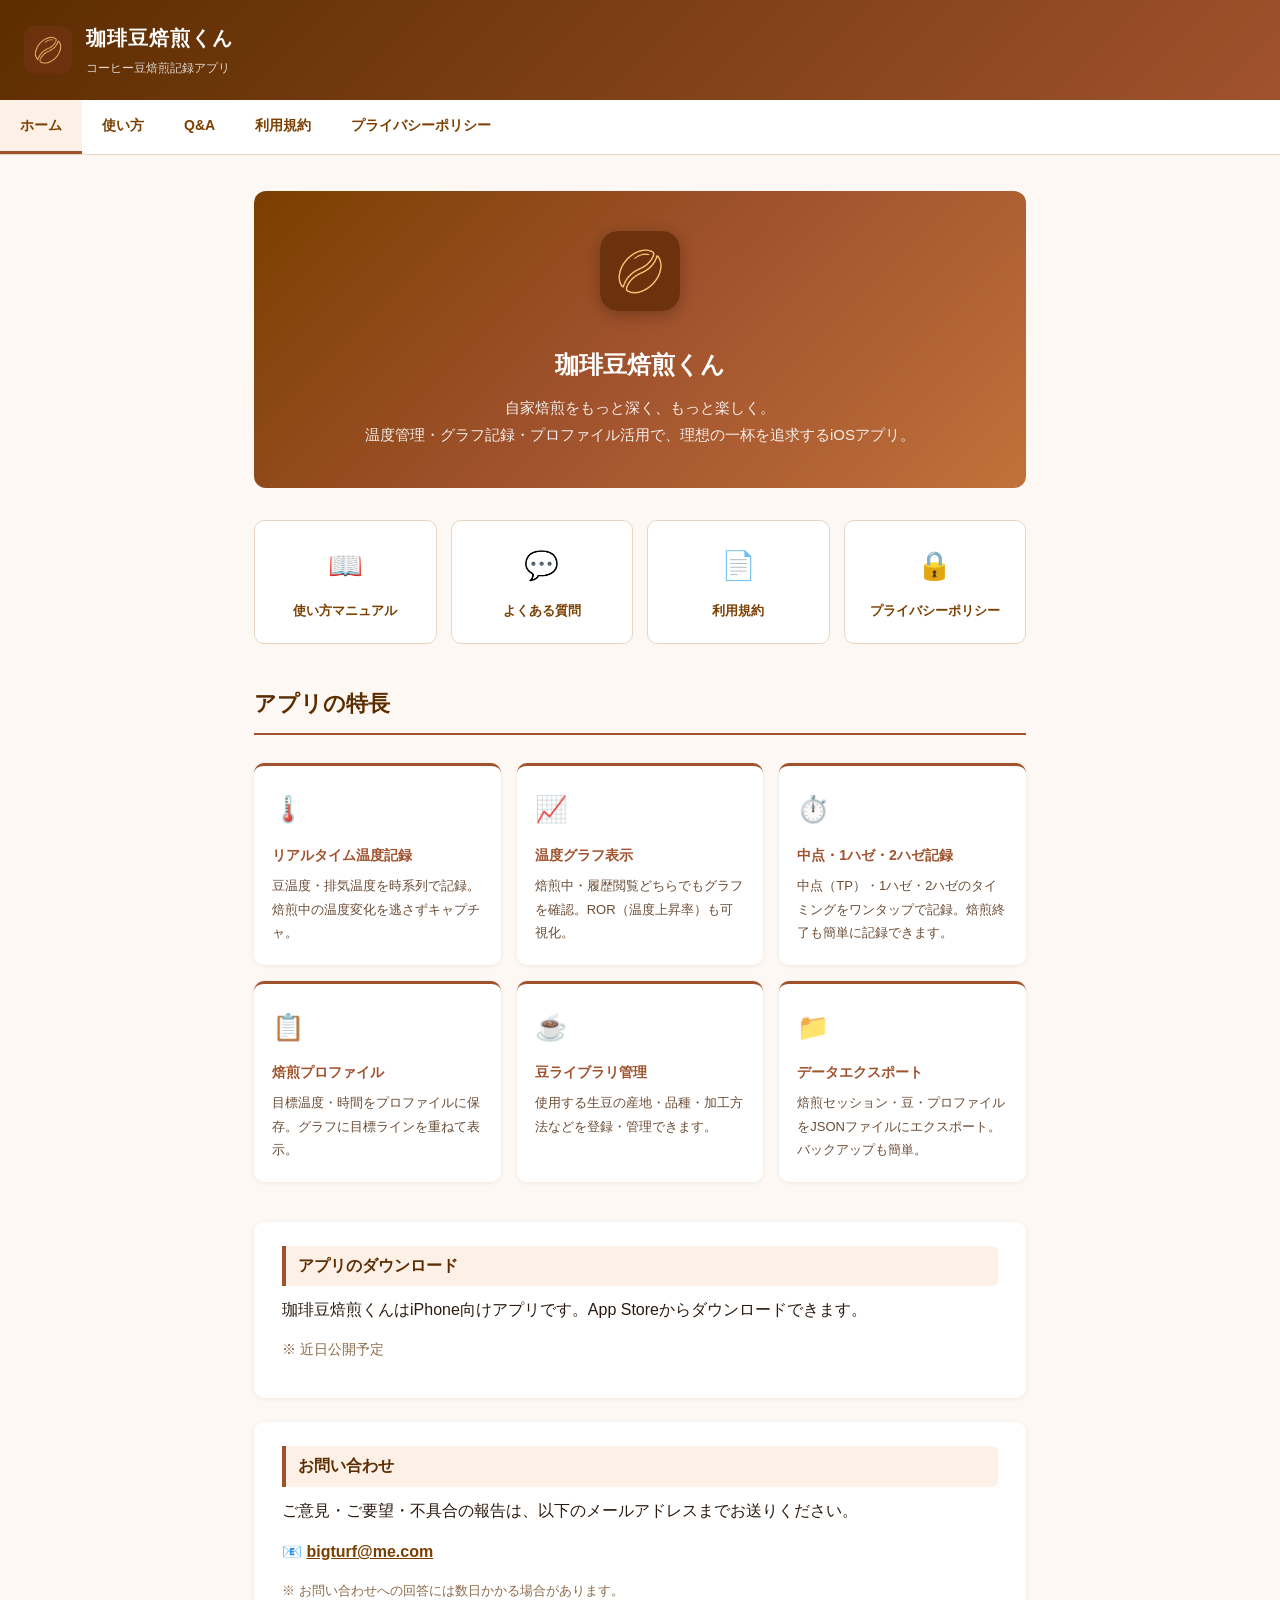
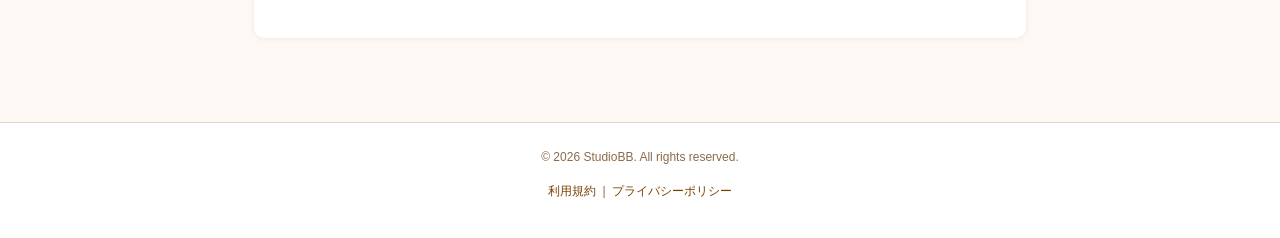
<file: index.html>
<!DOCTYPE html>
<html lang="ja">
<head>
  <meta charset="UTF-8">
  <meta name="viewport" content="width=device-width, initial-scale=1.0">
  <title>珈琲豆焙煎くん - コーヒー豆焙煎記録アプリ</title>
  <meta name="description" content="珈琲豆焙煎くんは、自家焙煎を楽しむ方のためのiOSアプリです。温度記録・グラフ・プロファイル管理で、あなたの焙煎をもっと深く。">
  <link rel="stylesheet" href="style.css">
  <link rel="icon" href="image/icon.png">
</head>
<body>

<header>
  <div class="logo"><img src="image/icon.png" alt="珈琲豆焙煎くんアイコン"></div>
  <div>
    <div class="site-title">珈琲豆焙煎くん</div>
    <div class="site-subtitle">コーヒー豆焙煎記録アプリ</div>
  </div>
</header>

<nav>
  <a href="index.html" class="active">ホーム</a>
  <a href="manual.html">使い方</a>
  <a href="qa.html">Q&amp;A</a>
  <a href="terms.html">利用規約</a>
  <a href="privacy.html">プライバシーポリシー</a>
</nav>

<div class="container">

  <div class="hero">
    <div class="icon"><img src="image/icon.png" alt="珈琲豆焙煎くん"></div>
    <h2>珈琲豆焙煎くん</h2>
    <p>自家焙煎をもっと深く、もっと楽しく。<br>温度管理・グラフ記録・プロファイル活用で、理想の一杯を追求するiOSアプリ。</p>
  </div>

  <div class="link-grid" style="margin-bottom: 40px;">
    <a class="link-card" href="manual.html">
      <div class="icon">📖</div>
      <div class="label">使い方マニュアル</div>
    </a>
    <a class="link-card" href="qa.html">
      <div class="icon">💬</div>
      <div class="label">よくある質問</div>
    </a>
    <a class="link-card" href="terms.html">
      <div class="icon">📄</div>
      <div class="label">利用規約</div>
    </a>
    <a class="link-card" href="privacy.html">
      <div class="icon">🔒</div>
      <div class="label">プライバシーポリシー</div>
    </a>
  </div>

  <h1>アプリの特長</h1>

  <div class="feature-grid">
    <div class="feature-card">
      <div class="f-icon">🌡️</div>
      <h3>リアルタイム温度記録</h3>
      <p>豆温度・排気温度を時系列で記録。焙煎中の温度変化を逃さずキャプチャ。</p>
    </div>
    <div class="feature-card">
      <div class="f-icon">📈</div>
      <h3>温度グラフ表示</h3>
      <p>焙煎中・履歴閲覧どちらでもグラフを確認。ROR（温度上昇率）も可視化。</p>
    </div>
    <div class="feature-card">
      <div class="f-icon">⏱️</div>
      <h3>中点・1ハゼ・2ハゼ記録</h3>
      <p>中点（TP）・1ハゼ・2ハゼのタイミングをワンタップで記録。焙煎終了も簡単に記録できます。</p>
    </div>
    <div class="feature-card">
      <div class="f-icon">📋</div>
      <h3>焙煎プロファイル</h3>
      <p>目標温度・時間をプロファイルに保存。グラフに目標ラインを重ねて表示。</p>
    </div>
    <div class="feature-card">
      <div class="f-icon">☕</div>
      <h3>豆ライブラリ管理</h3>
      <p>使用する生豆の産地・品種・加工方法などを登録・管理できます。</p>
    </div>
    <div class="feature-card">
      <div class="f-icon">📁</div>
      <h3>データエクスポート</h3>
      <p>焙煎セッション・豆・プロファイルをJSONファイルにエクスポート。バックアップも簡単。</p>
    </div>
  </div>

  <div class="card" style="margin-top: 40px;">
    <h2 style="margin-top: 0;">アプリのダウンロード</h2>
    <p>珈琲豆焙煎くんはiPhone向けアプリです。App Storeからダウンロードできます。</p>
    <p style="color: #8c6a4a; font-size: 14px;">※ 近日公開予定</p>
  </div>

  <div class="card">
    <h2 style="margin-top: 0;">お問い合わせ</h2>
    <p>ご意見・ご要望・不具合の報告は、以下のメールアドレスまでお送りください。</p>
    <p>📧 <a href="mailto:bigturf@me.com" style="color: #7B3F00; font-weight: 700;">bigturf@me.com</a></p>
    <p style="color: #8c6a4a; font-size: 13px;">※ お問い合わせへの回答には数日かかる場合があります。</p>
  </div>

</div>

<footer>
  <p>&copy; 2026 StudioBB. All rights reserved.</p>
  <p style="margin-top: 6px;">
    <a href="terms.html">利用規約</a> &nbsp;|&nbsp;
    <a href="privacy.html">プライバシーポリシー</a>
  </p>
</footer>

</body>
</html>
</file>
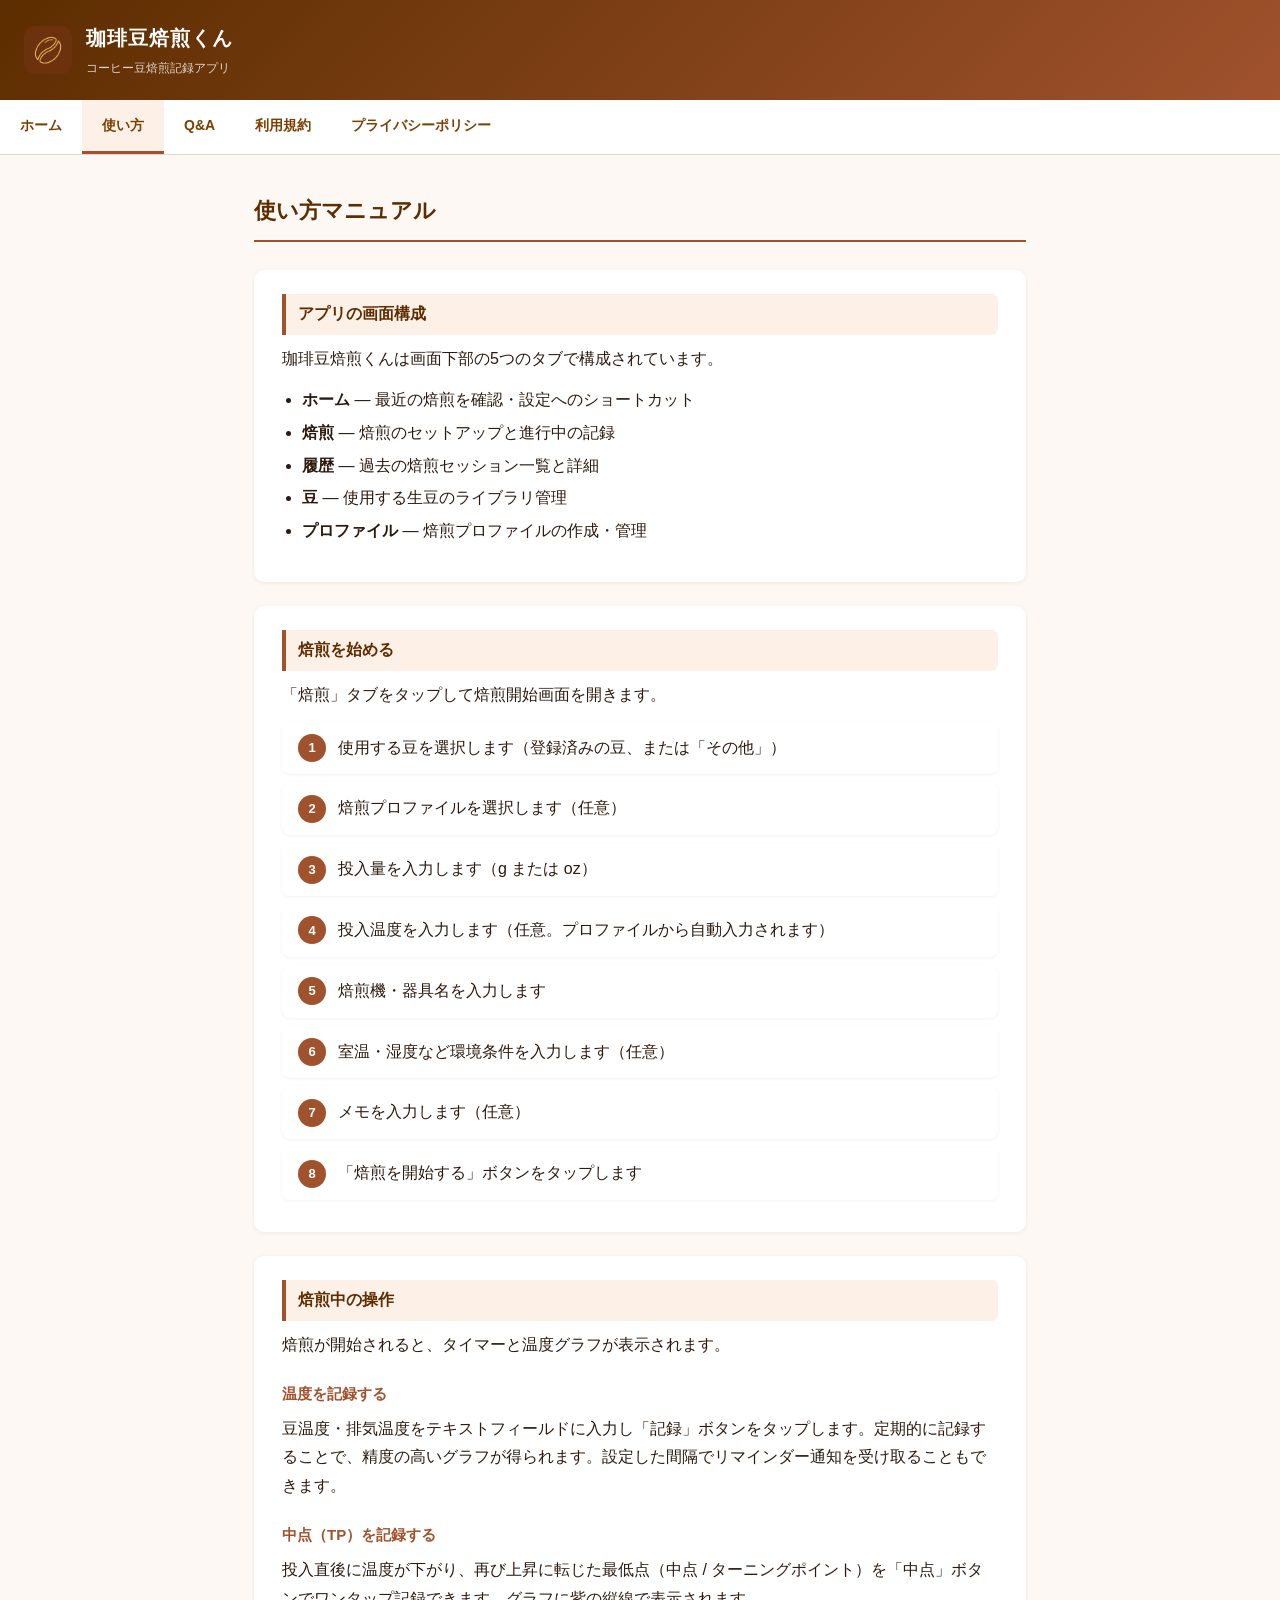
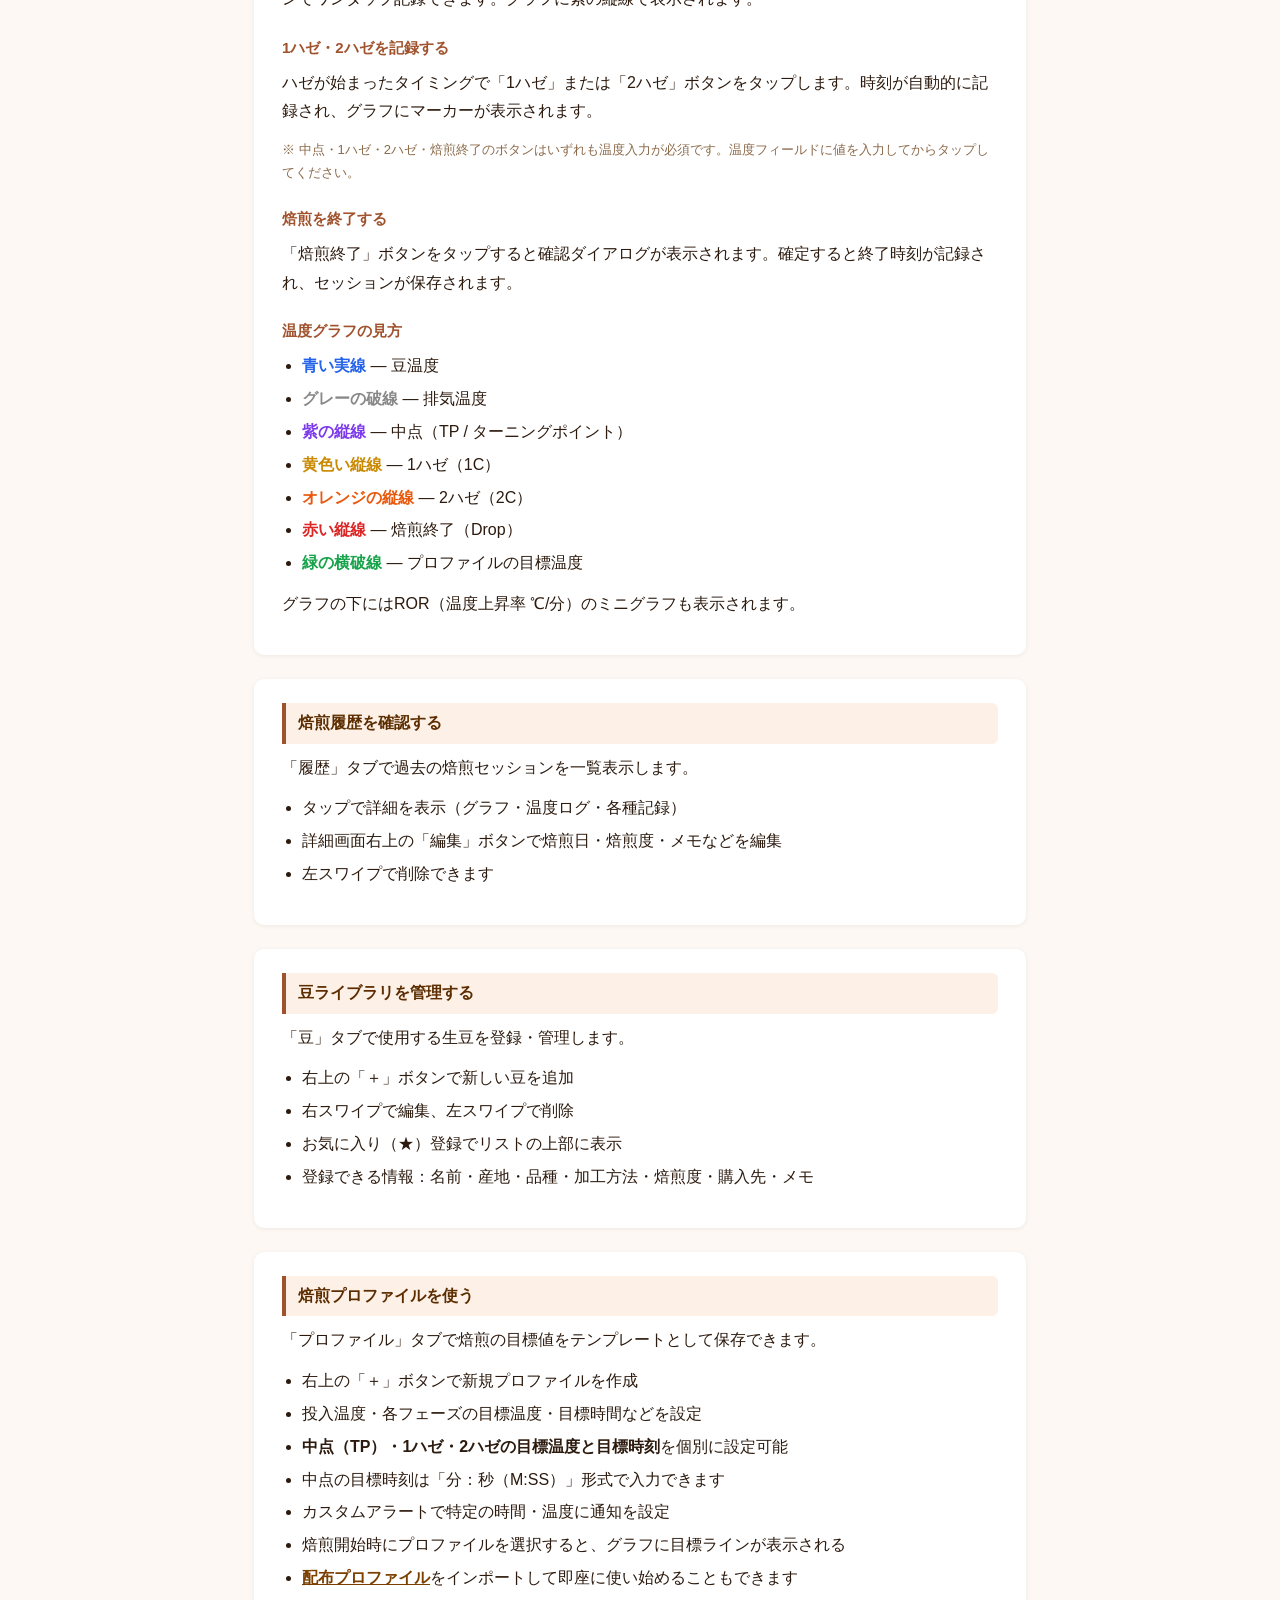
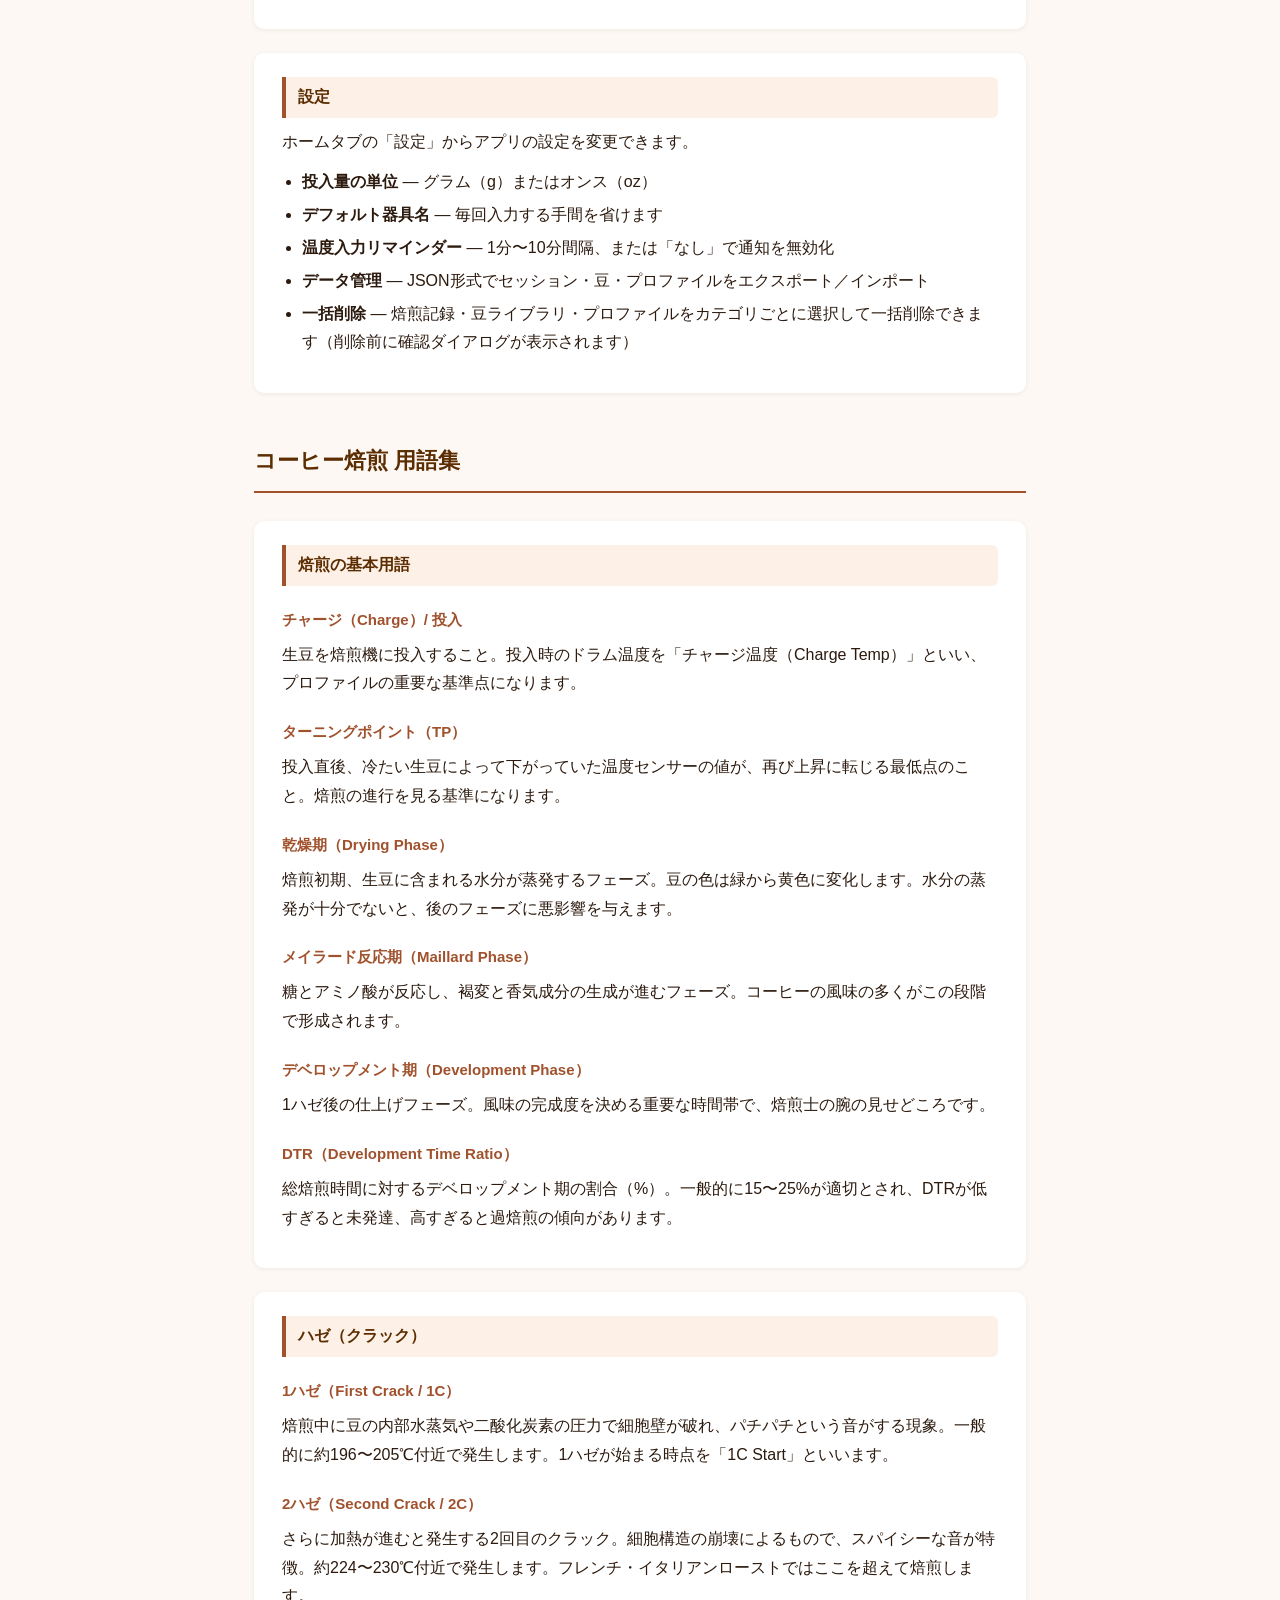
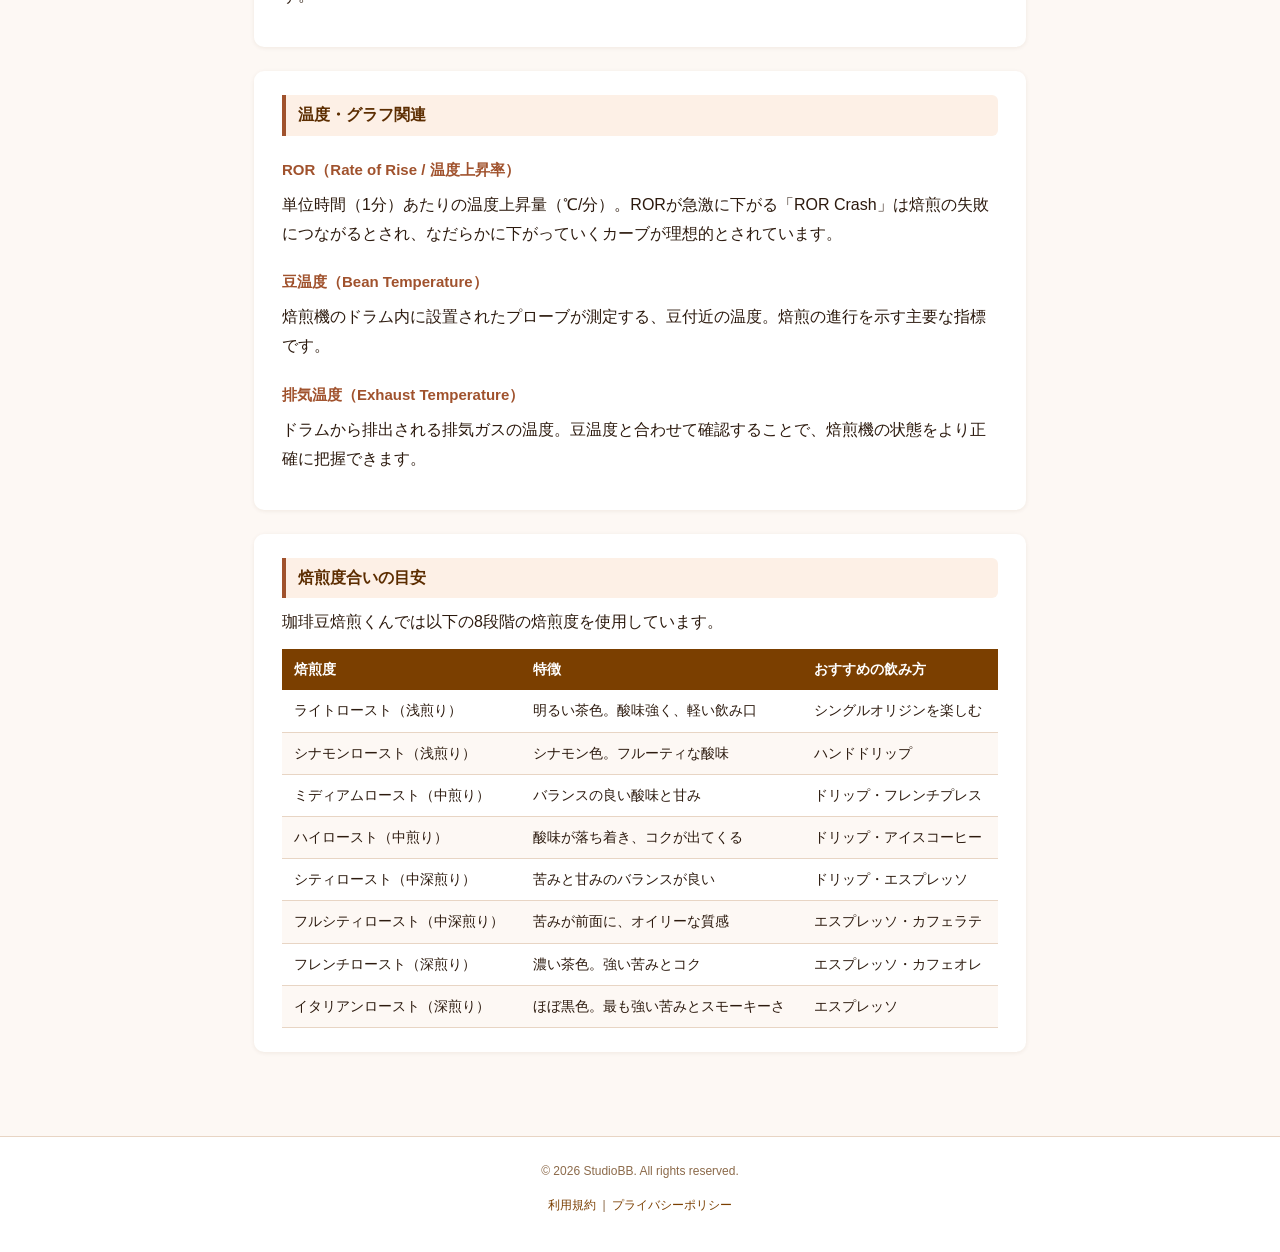
<file: manual.html>
<!DOCTYPE html>
<html lang="ja">
<head>
  <meta charset="UTF-8">
  <meta name="viewport" content="width=device-width, initial-scale=1.0">
  <title>使い方マニュアル - 珈琲豆焙煎くん</title>
  <meta name="description" content="珈琲豆焙煎くんの使い方マニュアル。焙煎開始から記録、履歴確認まで丁寧に解説します。">
  <link rel="stylesheet" href="style.css">
  <link rel="icon" href="image/icon.png">
</head>
<body>

<header>
  <div class="logo"><img src="image/icon.png" alt="珈琲豆焙煎くんアイコン"></div>
  <div>
    <div class="site-title">珈琲豆焙煎くん</div>
    <div class="site-subtitle">コーヒー豆焙煎記録アプリ</div>
  </div>
</header>

<nav>
  <a href="index.html">ホーム</a>
  <a href="manual.html" class="active">使い方</a>
  <a href="qa.html">Q&amp;A</a>
  <a href="terms.html">利用規約</a>
  <a href="privacy.html">プライバシーポリシー</a>
</nav>

<div class="container">

  <h1>使い方マニュアル</h1>

  <!-- ========== 基本の使い方 ========== -->
  <div class="card">
    <h2 style="margin-top: 0;">アプリの画面構成</h2>
    <p>珈琲豆焙煎くんは画面下部の5つのタブで構成されています。</p>
    <ul>
      <li><strong>ホーム</strong> — 最近の焙煎を確認・設定へのショートカット</li>
      <li><strong>焙煎</strong> — 焙煎のセットアップと進行中の記録</li>
      <li><strong>履歴</strong> — 過去の焙煎セッション一覧と詳細</li>
      <li><strong>豆</strong> — 使用する生豆のライブラリ管理</li>
      <li><strong>プロファイル</strong> — 焙煎プロファイルの作成・管理</li>
    </ul>
  </div>

  <!-- ========== 焙煎を始める ========== -->
  <div class="card">
    <h2 style="margin-top: 0;">焙煎を始める</h2>
    <p>「焙煎」タブをタップして焙煎開始画面を開きます。</p>
    <ol class="step-list">
      <li>使用する豆を選択します（登録済みの豆、または「その他」）</li>
      <li>焙煎プロファイルを選択します（任意）</li>
      <li>投入量を入力します（g または oz）</li>
      <li>投入温度を入力します（任意。プロファイルから自動入力されます）</li>
      <li>焙煎機・器具名を入力します</li>
      <li>室温・湿度など環境条件を入力します（任意）</li>
      <li>メモを入力します（任意）</li>
      <li>「焙煎を開始する」ボタンをタップします</li>
    </ol>
  </div>

  <!-- ========== 焙煎中の操作 ========== -->
  <div class="card">
    <h2 style="margin-top: 0;">焙煎中の操作</h2>
    <p>焙煎が開始されると、タイマーと温度グラフが表示されます。</p>

    <h3>温度を記録する</h3>
    <p>豆温度・排気温度をテキストフィールドに入力し「記録」ボタンをタップします。定期的に記録することで、精度の高いグラフが得られます。設定した間隔でリマインダー通知を受け取ることもできます。</p>

    <h3>中点（TP）を記録する</h3>
    <p>投入直後に温度が下がり、再び上昇に転じた最低点（中点 / ターニングポイント）を「中点」ボタンでワンタップ記録できます。グラフに紫の縦線で表示されます。</p>

    <h3>1ハゼ・2ハゼを記録する</h3>
    <p>ハゼが始まったタイミングで「1ハゼ」または「2ハゼ」ボタンをタップします。時刻が自動的に記録され、グラフにマーカーが表示されます。</p>
    <p style="font-size: 13px; color: #8c6a4a;">※ 中点・1ハゼ・2ハゼ・焙煎終了のボタンはいずれも温度入力が必須です。温度フィールドに値を入力してからタップしてください。</p>

    <h3>焙煎を終了する</h3>
    <p>「焙煎終了」ボタンをタップすると確認ダイアログが表示されます。確定すると終了時刻が記録され、セッションが保存されます。</p>

    <h3>温度グラフの見方</h3>
    <ul>
      <li><strong style="color: #2563eb;">青い実線</strong> — 豆温度</li>
      <li><strong style="color: #888;">グレーの破線</strong> — 排気温度</li>
      <li><strong style="color: #7c3aed;">紫の縦線</strong> — 中点（TP / ターニングポイント）</li>
      <li><strong style="color: #ca8a04;">黄色い縦線</strong> — 1ハゼ（1C）</li>
      <li><strong style="color: #ea580c;">オレンジの縦線</strong> — 2ハゼ（2C）</li>
      <li><strong style="color: #dc2626;">赤い縦線</strong> — 焙煎終了（Drop）</li>
      <li><strong style="color: #16a34a;">緑の横破線</strong> — プロファイルの目標温度</li>
    </ul>
    <p>グラフの下にはROR（温度上昇率 ℃/分）のミニグラフも表示されます。</p>
  </div>

  <!-- ========== 焙煎履歴 ========== -->
  <div class="card">
    <h2 style="margin-top: 0;">焙煎履歴を確認する</h2>
    <p>「履歴」タブで過去の焙煎セッションを一覧表示します。</p>
    <ul>
      <li>タップで詳細を表示（グラフ・温度ログ・各種記録）</li>
      <li>詳細画面右上の「編集」ボタンで焙煎日・焙煎度・メモなどを編集</li>
      <li>左スワイプで削除できます</li>
    </ul>
  </div>

  <!-- ========== 豆ライブラリ ========== -->
  <div class="card">
    <h2 style="margin-top: 0;">豆ライブラリを管理する</h2>
    <p>「豆」タブで使用する生豆を登録・管理します。</p>
    <ul>
      <li>右上の「＋」ボタンで新しい豆を追加</li>
      <li>右スワイプで編集、左スワイプで削除</li>
      <li>お気に入り（★）登録でリストの上部に表示</li>
      <li>登録できる情報：名前・産地・品種・加工方法・焙煎度・購入先・メモ</li>
    </ul>
  </div>

  <!-- ========== プロファイル ========== -->
  <div class="card">
    <h2 style="margin-top: 0;">焙煎プロファイルを使う</h2>
    <p>「プロファイル」タブで焙煎の目標値をテンプレートとして保存できます。</p>
    <ul>
      <li>右上の「＋」ボタンで新規プロファイルを作成</li>
      <li>投入温度・各フェーズの目標温度・目標時間などを設定</li>
      <li><strong>中点（TP）・1ハゼ・2ハゼの目標温度と目標時刻</strong>を個別に設定可能</li>
      <li>中点の目標時刻は「分：秒（M:SS）」形式で入力できます</li>
      <li>カスタムアラートで特定の時間・温度に通知を設定</li>
      <li>焙煎開始時にプロファイルを選択すると、グラフに目標ラインが表示される</li>
      <li><a href="profiles.html" style="color: #7B3F00; font-weight: 700;">配布プロファイル</a>をインポートして即座に使い始めることもできます</li>
    </ul>
  </div>

  <!-- ========== 設定 ========== -->
  <div class="card">
    <h2 style="margin-top: 0;">設定</h2>
    <p>ホームタブの「設定」からアプリの設定を変更できます。</p>
    <ul>
      <li><strong>投入量の単位</strong> — グラム（g）またはオンス（oz）</li>
      <li><strong>デフォルト器具名</strong> — 毎回入力する手間を省けます</li>
      <li><strong>温度入力リマインダー</strong> — 1分〜10分間隔、または「なし」で通知を無効化</li>
      <li><strong>データ管理</strong> — JSON形式でセッション・豆・プロファイルをエクスポート／インポート</li>
      <li><strong>一括削除</strong> — 焙煎記録・豆ライブラリ・プロファイルをカテゴリごとに選択して一括削除できます（削除前に確認ダイアログが表示されます）</li>
    </ul>
  </div>

  <!-- ========== 焙煎用語集 ========== -->
  <h1 style="margin-top: 48px;">コーヒー焙煎 用語集</h1>

  <div class="card">
    <h2 style="margin-top: 0;">焙煎の基本用語</h2>

    <h3>チャージ（Charge）/ 投入</h3>
    <p>生豆を焙煎機に投入すること。投入時のドラム温度を「チャージ温度（Charge Temp）」といい、プロファイルの重要な基準点になります。</p>

    <h3>ターニングポイント（TP）</h3>
    <p>投入直後、冷たい生豆によって下がっていた温度センサーの値が、再び上昇に転じる最低点のこと。焙煎の進行を見る基準になります。</p>

    <h3>乾燥期（Drying Phase）</h3>
    <p>焙煎初期、生豆に含まれる水分が蒸発するフェーズ。豆の色は緑から黄色に変化します。水分の蒸発が十分でないと、後のフェーズに悪影響を与えます。</p>

    <h3>メイラード反応期（Maillard Phase）</h3>
    <p>糖とアミノ酸が反応し、褐変と香気成分の生成が進むフェーズ。コーヒーの風味の多くがこの段階で形成されます。</p>

    <h3>デベロップメント期（Development Phase）</h3>
    <p>1ハゼ後の仕上げフェーズ。風味の完成度を決める重要な時間帯で、焙煎士の腕の見せどころです。</p>

    <h3>DTR（Development Time Ratio）</h3>
    <p>総焙煎時間に対するデベロップメント期の割合（%）。一般的に15〜25%が適切とされ、DTRが低すぎると未発達、高すぎると過焙煎の傾向があります。</p>
  </div>

  <div class="card">
    <h2 style="margin-top: 0;">ハゼ（クラック）</h2>

    <h3>1ハゼ（First Crack / 1C）</h3>
    <p>焙煎中に豆の内部水蒸気や二酸化炭素の圧力で細胞壁が破れ、パチパチという音がする現象。一般的に約196〜205℃付近で発生します。1ハゼが始まる時点を「1C Start」といいます。</p>

    <h3>2ハゼ（Second Crack / 2C）</h3>
    <p>さらに加熱が進むと発生する2回目のクラック。細胞構造の崩壊によるもので、スパイシーな音が特徴。約224〜230℃付近で発生します。フレンチ・イタリアンローストではここを超えて焙煎します。</p>
  </div>

  <div class="card">
    <h2 style="margin-top: 0;">温度・グラフ関連</h2>

    <h3>ROR（Rate of Rise / 温度上昇率）</h3>
    <p>単位時間（1分）あたりの温度上昇量（℃/分）。RORが急激に下がる「ROR Crash」は焙煎の失敗につながるとされ、なだらかに下がっていくカーブが理想的とされています。</p>

    <h3>豆温度（Bean Temperature）</h3>
    <p>焙煎機のドラム内に設置されたプローブが測定する、豆付近の温度。焙煎の進行を示す主要な指標です。</p>

    <h3>排気温度（Exhaust Temperature）</h3>
    <p>ドラムから排出される排気ガスの温度。豆温度と合わせて確認することで、焙煎機の状態をより正確に把握できます。</p>
  </div>

  <div class="card">
    <h2 style="margin-top: 0;">焙煎度合いの目安</h2>
    <p>珈琲豆焙煎くんでは以下の8段階の焙煎度を使用しています。</p>

    <table class="roast-table">
      <thead>
        <tr>
          <th>焙煎度</th>
          <th>特徴</th>
          <th>おすすめの飲み方</th>
        </tr>
      </thead>
      <tbody>
        <tr>
          <td>ライトロースト（浅煎り）</td>
          <td>明るい茶色。酸味強く、軽い飲み口</td>
          <td>シングルオリジンを楽しむ</td>
        </tr>
        <tr>
          <td>シナモンロースト（浅煎り）</td>
          <td>シナモン色。フルーティな酸味</td>
          <td>ハンドドリップ</td>
        </tr>
        <tr>
          <td>ミディアムロースト（中煎り）</td>
          <td>バランスの良い酸味と甘み</td>
          <td>ドリップ・フレンチプレス</td>
        </tr>
        <tr>
          <td>ハイロースト（中煎り）</td>
          <td>酸味が落ち着き、コクが出てくる</td>
          <td>ドリップ・アイスコーヒー</td>
        </tr>
        <tr>
          <td>シティロースト（中深煎り）</td>
          <td>苦みと甘みのバランスが良い</td>
          <td>ドリップ・エスプレッソ</td>
        </tr>
        <tr>
          <td>フルシティロースト（中深煎り）</td>
          <td>苦みが前面に、オイリーな質感</td>
          <td>エスプレッソ・カフェラテ</td>
        </tr>
        <tr>
          <td>フレンチロースト（深煎り）</td>
          <td>濃い茶色。強い苦みとコク</td>
          <td>エスプレッソ・カフェオレ</td>
        </tr>
        <tr>
          <td>イタリアンロースト（深煎り）</td>
          <td>ほぼ黒色。最も強い苦みとスモーキーさ</td>
          <td>エスプレッソ</td>
        </tr>
      </tbody>
    </table>
  </div>

</div>

<footer>
  <p>&copy; 2026 StudioBB. All rights reserved.</p>
  <p style="margin-top: 6px;">
    <a href="terms.html">利用規約</a> &nbsp;|&nbsp;
    <a href="privacy.html">プライバシーポリシー</a>
  </p>
</footer>

</body>
</html>
</file>
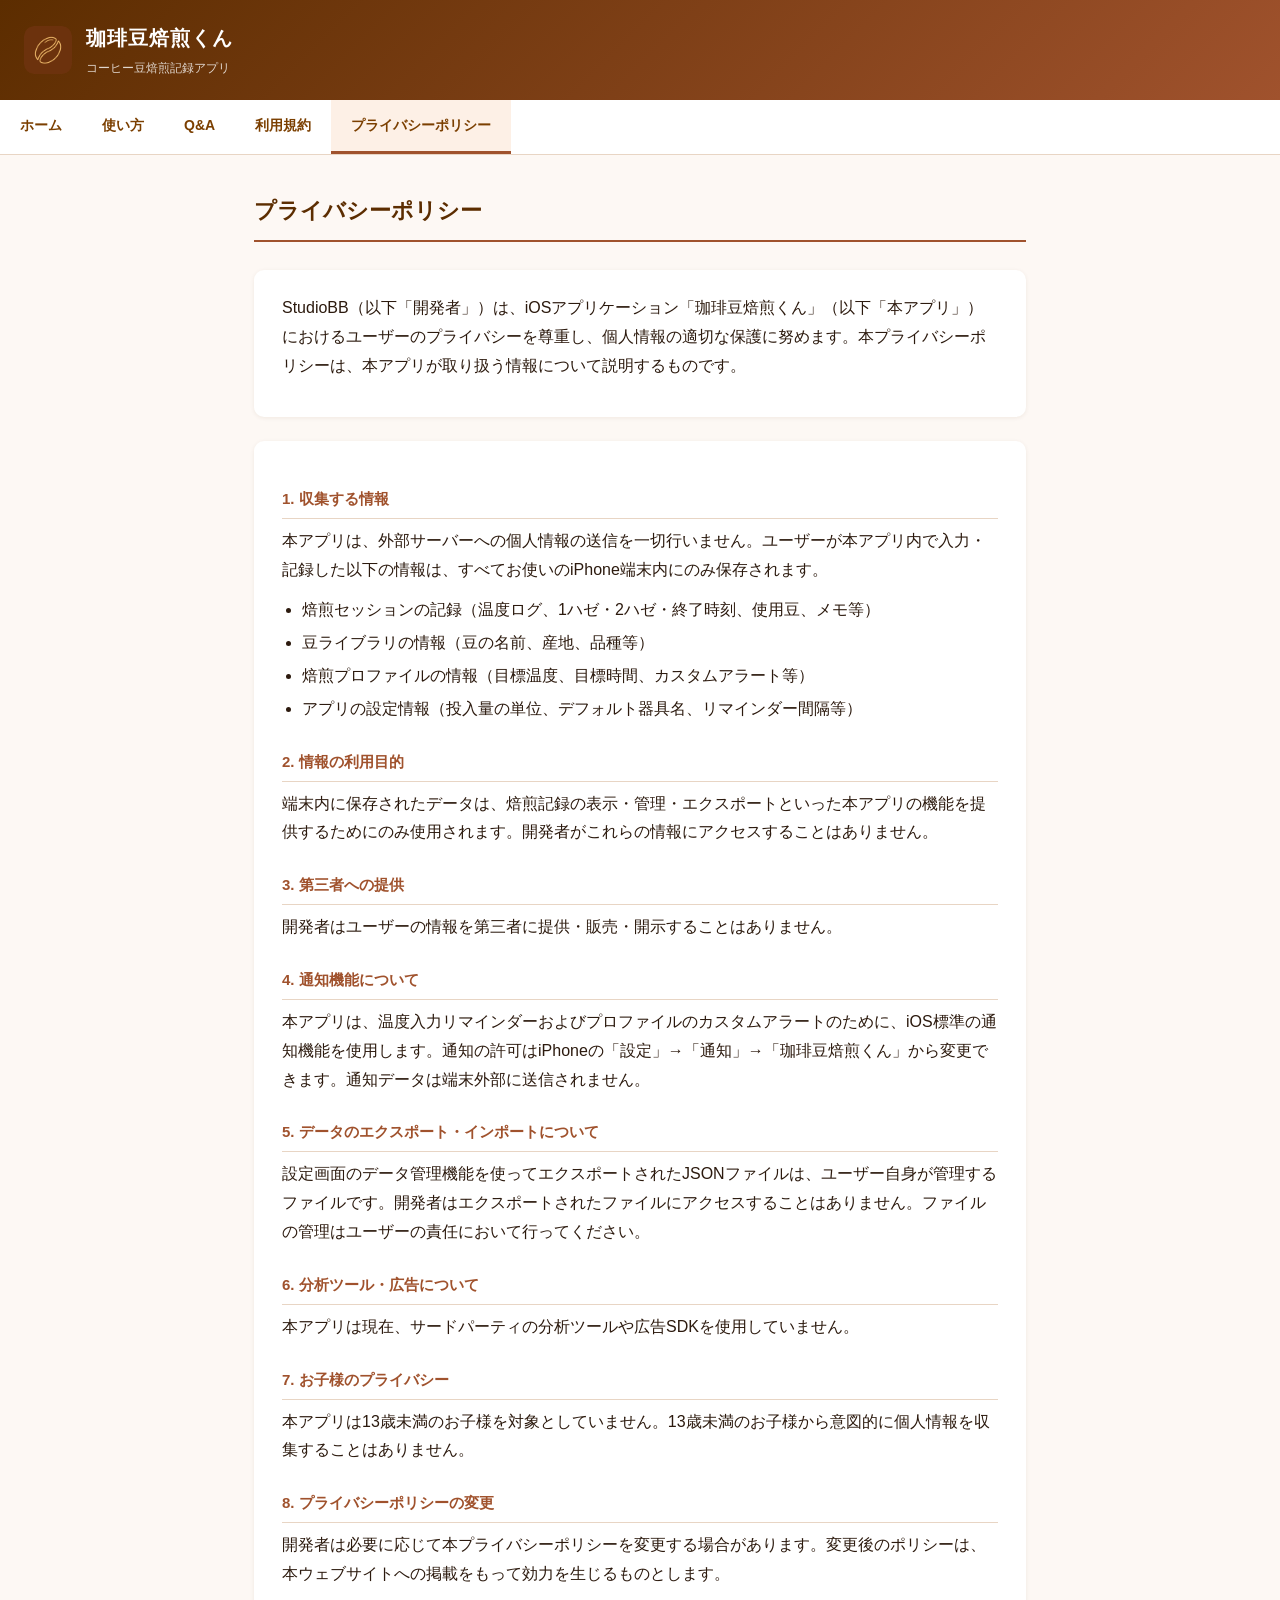
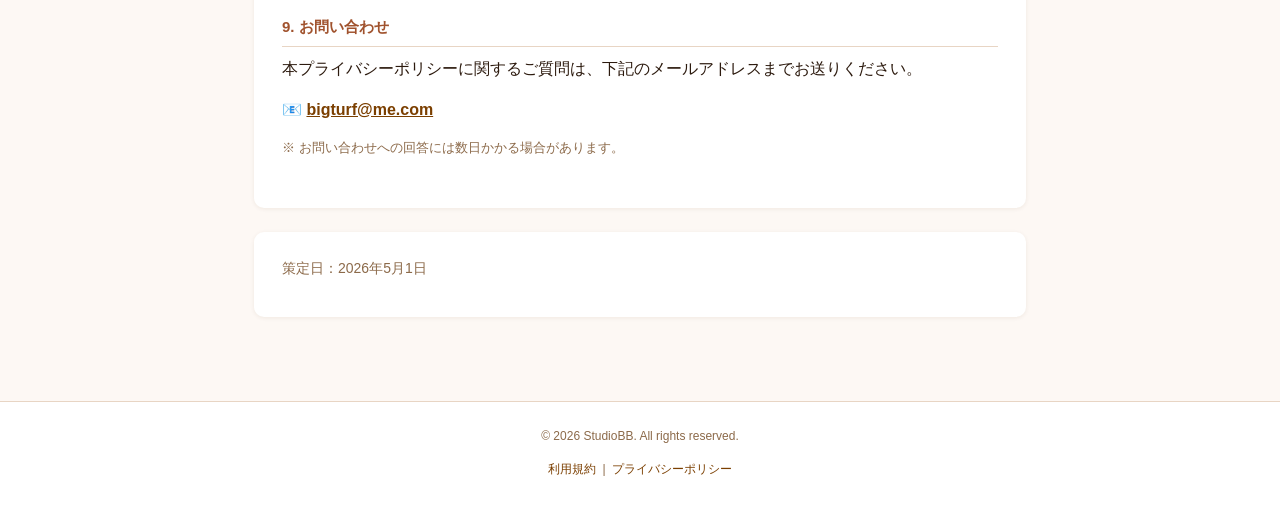
<file: privacy.html>
<!DOCTYPE html>
<html lang="ja">
<head>
  <meta charset="UTF-8">
  <meta name="viewport" content="width=device-width, initial-scale=1.0">
  <title>プライバシーポリシー - 珈琲豆焙煎くん</title>
  <meta name="description" content="珈琲豆焙煎くんのプライバシーポリシーです。">
  <link rel="stylesheet" href="style.css">
  <link rel="icon" href="image/icon.png">
</head>
<body>

<header>
  <div class="logo"><img src="image/icon.png" alt="珈琲豆焙煎くんアイコン"></div>
  <div>
    <div class="site-title">珈琲豆焙煎くん</div>
    <div class="site-subtitle">コーヒー豆焙煎記録アプリ</div>
  </div>
</header>

<nav>
  <a href="index.html">ホーム</a>
  <a href="manual.html">使い方</a>
  <a href="qa.html">Q&amp;A</a>
  <a href="terms.html">利用規約</a>
  <a href="privacy.html" class="active">プライバシーポリシー</a>
</nav>

<div class="container">

  <h1>プライバシーポリシー</h1>

  <div class="card">
    <p>StudioBB（以下「開発者」）は、iOSアプリケーション「珈琲豆焙煎くん」（以下「本アプリ」）におけるユーザーのプライバシーを尊重し、個人情報の適切な保護に努めます。本プライバシーポリシーは、本アプリが取り扱う情報について説明するものです。</p>
  </div>

  <div class="card">
    <div class="legal-section">
      <h3>1. 収集する情報</h3>
      <p>本アプリは、外部サーバーへの個人情報の送信を一切行いません。ユーザーが本アプリ内で入力・記録した以下の情報は、すべてお使いのiPhone端末内にのみ保存されます。</p>
      <ul>
        <li>焙煎セッションの記録（温度ログ、1ハゼ・2ハゼ・終了時刻、使用豆、メモ等）</li>
        <li>豆ライブラリの情報（豆の名前、産地、品種等）</li>
        <li>焙煎プロファイルの情報（目標温度、目標時間、カスタムアラート等）</li>
        <li>アプリの設定情報（投入量の単位、デフォルト器具名、リマインダー間隔等）</li>
      </ul>
    </div>

    <div class="legal-section">
      <h3>2. 情報の利用目的</h3>
      <p>端末内に保存されたデータは、焙煎記録の表示・管理・エクスポートといった本アプリの機能を提供するためにのみ使用されます。開発者がこれらの情報にアクセスすることはありません。</p>
    </div>

    <div class="legal-section">
      <h3>3. 第三者への提供</h3>
      <p>開発者はユーザーの情報を第三者に提供・販売・開示することはありません。</p>
    </div>

    <div class="legal-section">
      <h3>4. 通知機能について</h3>
      <p>本アプリは、温度入力リマインダーおよびプロファイルのカスタムアラートのために、iOS標準の通知機能を使用します。通知の許可はiPhoneの「設定」→「通知」→「珈琲豆焙煎くん」から変更できます。通知データは端末外部に送信されません。</p>
    </div>

    <div class="legal-section">
      <h3>5. データのエクスポート・インポートについて</h3>
      <p>設定画面のデータ管理機能を使ってエクスポートされたJSONファイルは、ユーザー自身が管理するファイルです。開発者はエクスポートされたファイルにアクセスすることはありません。ファイルの管理はユーザーの責任において行ってください。</p>
    </div>

    <div class="legal-section">
      <h3>6. 分析ツール・広告について</h3>
      <p>本アプリは現在、サードパーティの分析ツールや広告SDKを使用していません。</p>
    </div>

    <div class="legal-section">
      <h3>7. お子様のプライバシー</h3>
      <p>本アプリは13歳未満のお子様を対象としていません。13歳未満のお子様から意図的に個人情報を収集することはありません。</p>
    </div>

    <div class="legal-section">
      <h3>8. プライバシーポリシーの変更</h3>
      <p>開発者は必要に応じて本プライバシーポリシーを変更する場合があります。変更後のポリシーは、本ウェブサイトへの掲載をもって効力を生じるものとします。</p>
    </div>

    <div class="legal-section">
      <h3>9. お問い合わせ</h3>
      <p>本プライバシーポリシーに関するご質問は、下記のメールアドレスまでお送りください。</p>
      <p>📧 <a href="mailto:bigturf@me.com" style="color: #7B3F00; font-weight: 700;">bigturf@me.com</a></p>
      <p style="color: #8c6a4a; font-size: 13px;">※ お問い合わせへの回答には数日かかる場合があります。</p>
    </div>
  </div>

  <div class="card">
    <p style="color: #8c6a4a; font-size: 14px;">策定日：2026年5月1日</p>
  </div>

</div>

<footer>
  <p>&copy; 2026 StudioBB. All rights reserved.</p>
  <p style="margin-top: 6px;">
    <a href="terms.html">利用規約</a> &nbsp;|&nbsp;
    <a href="privacy.html">プライバシーポリシー</a>
  </p>
</footer>

</body>
</html>
</file>
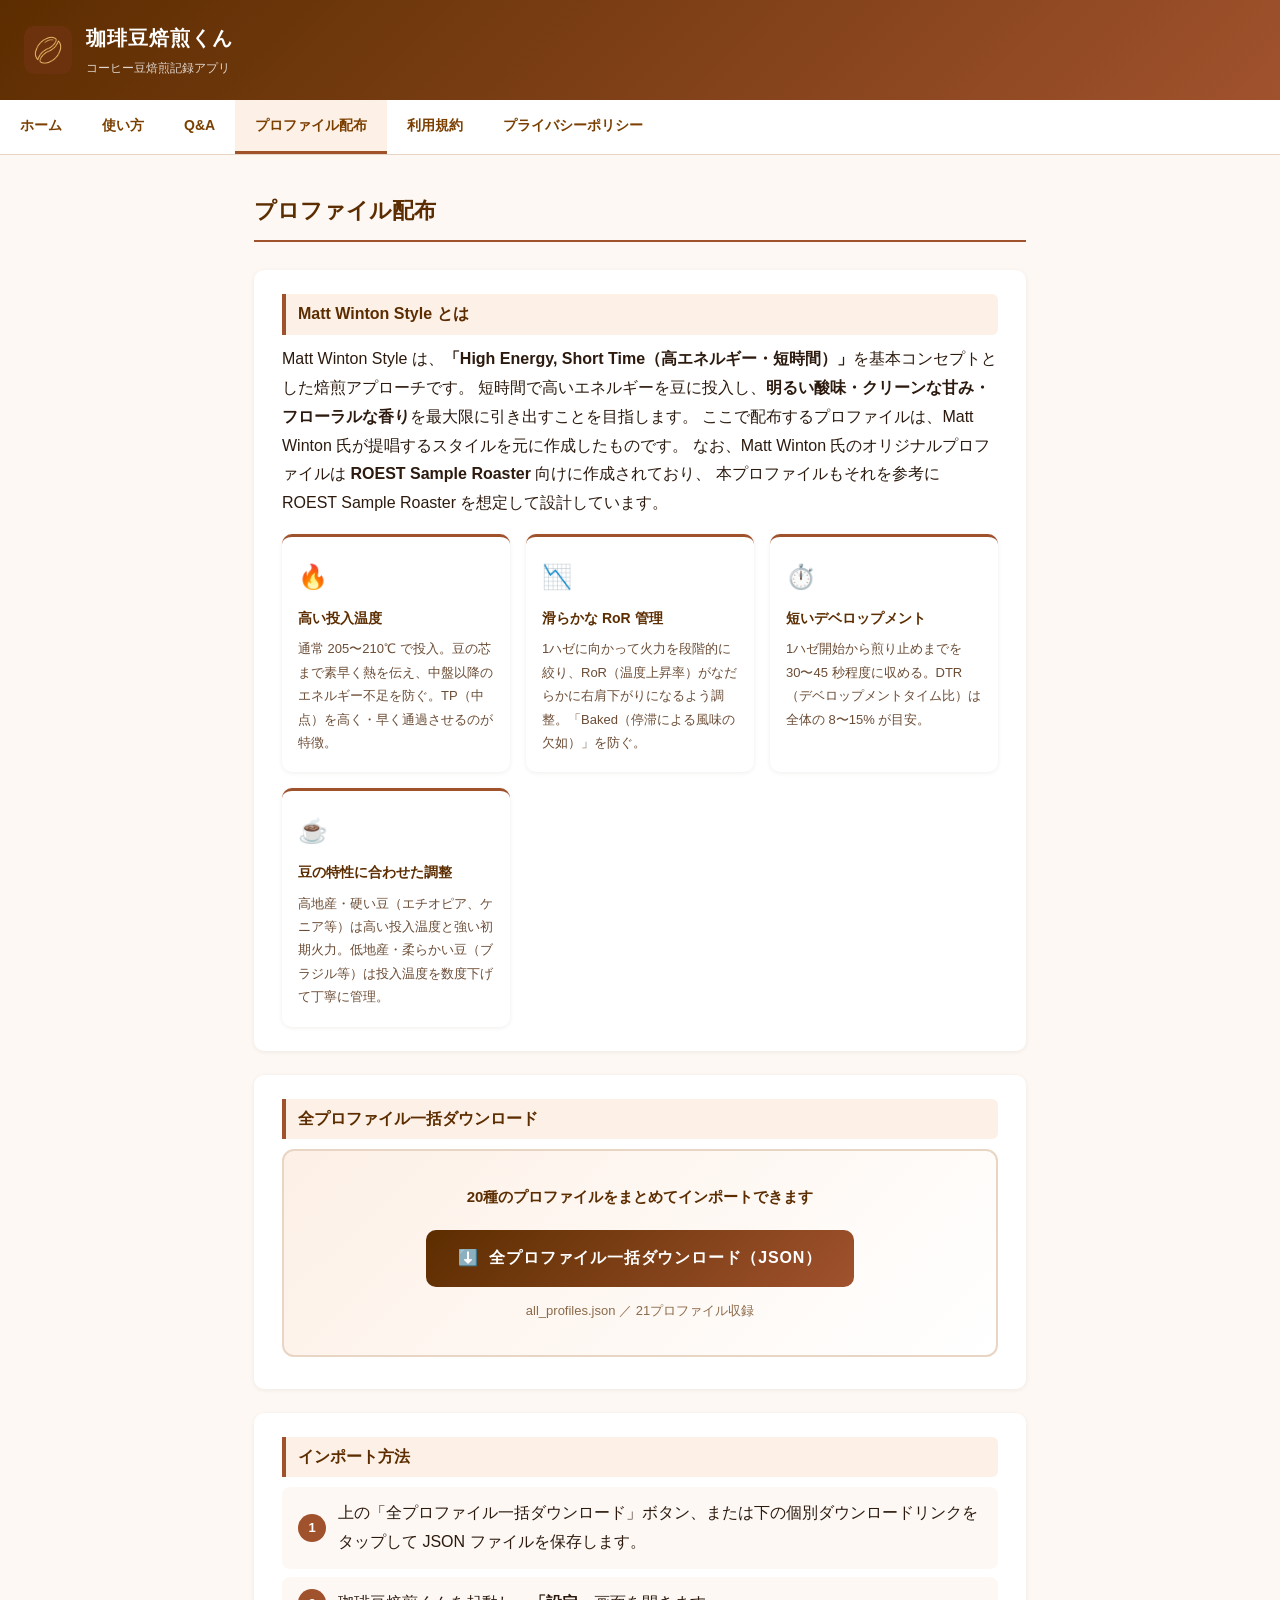
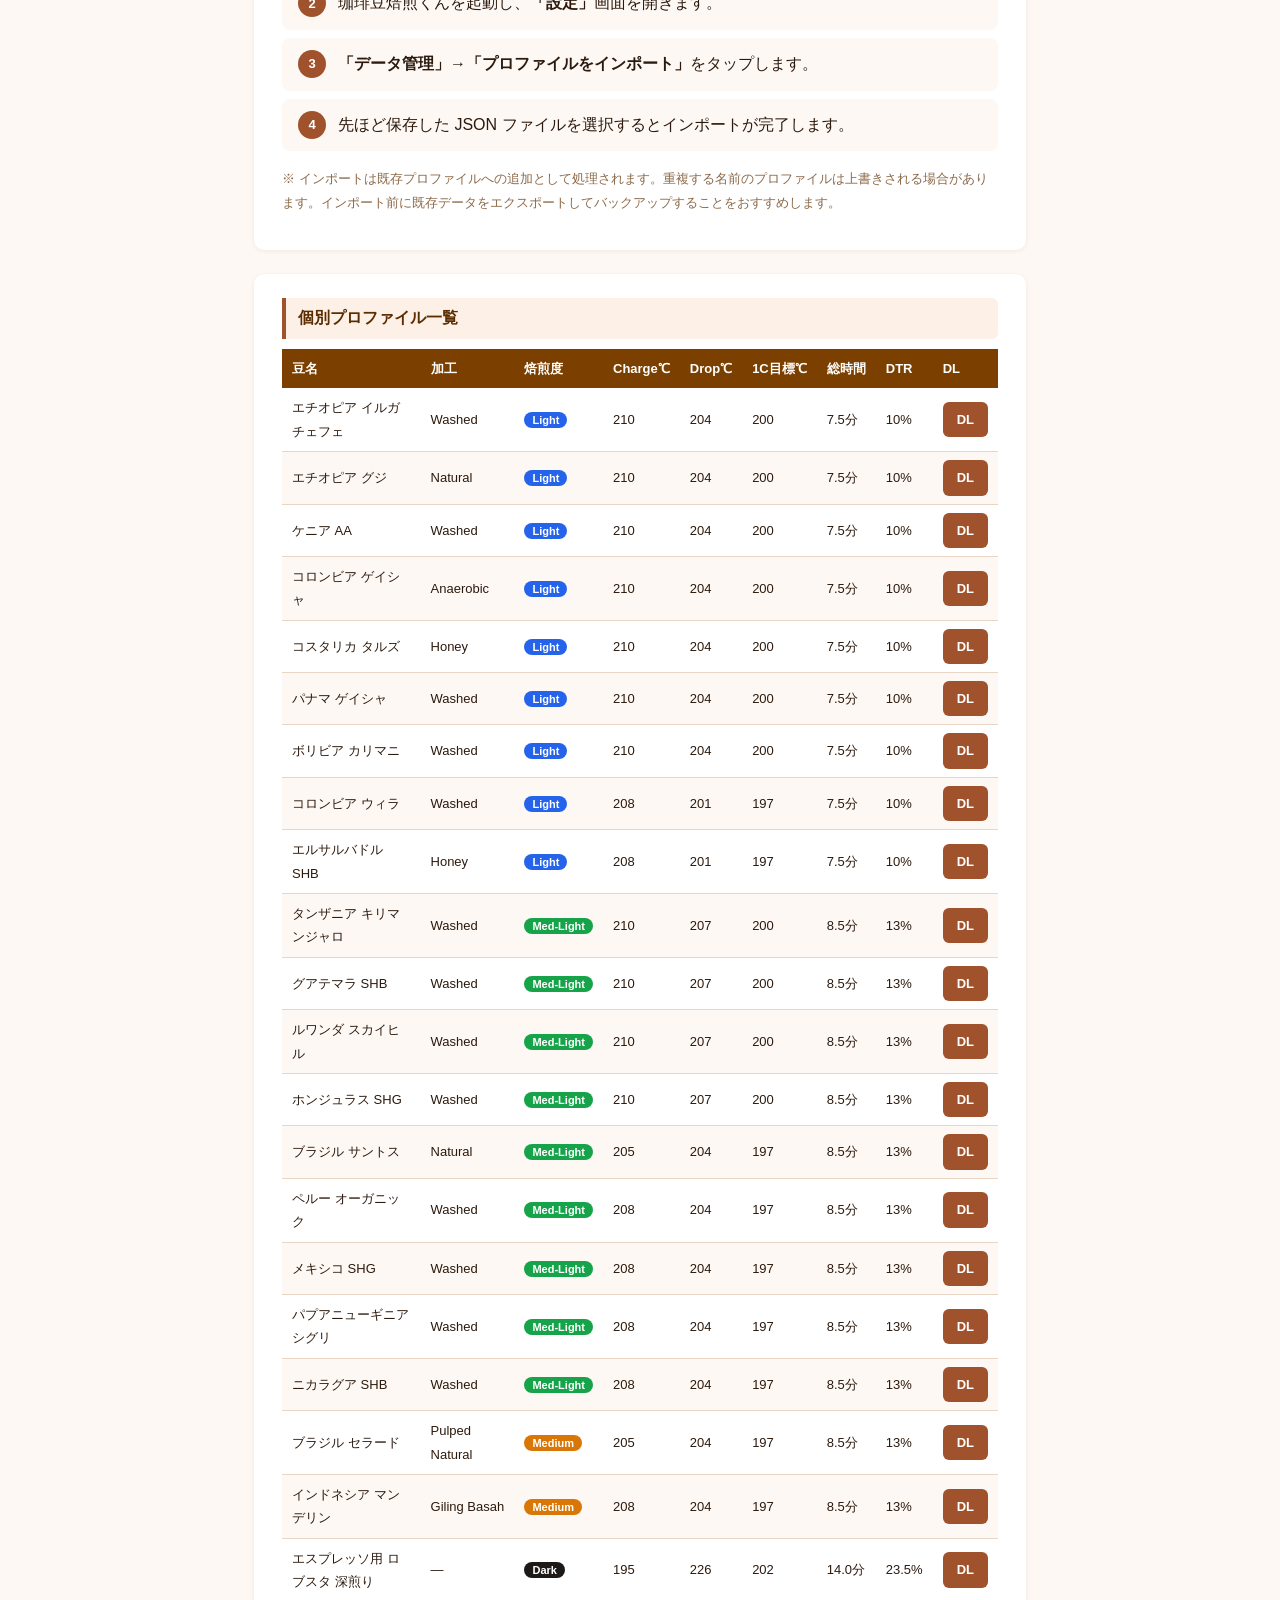
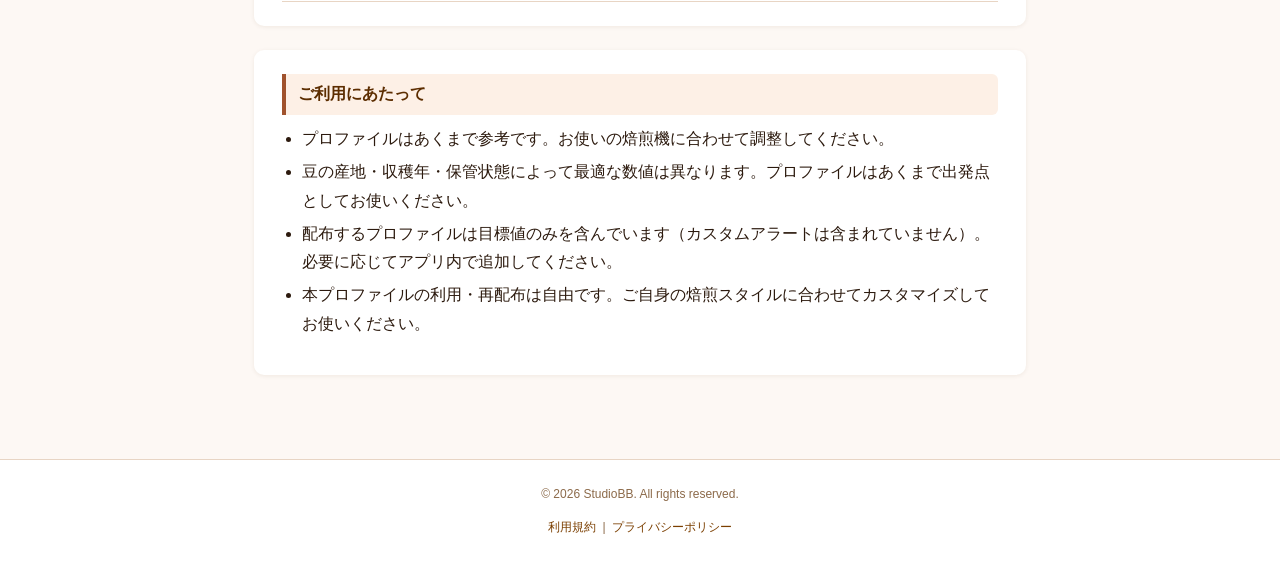
<file: profiles.html>
<!DOCTYPE html>
<html lang="ja">
<head>
  <meta charset="UTF-8">
  <meta name="viewport" content="width=device-width, initial-scale=1.0">
  <title>プロファイル配布 - 珈琲豆焙煎くん</title>
  <meta name="description" content="Matt Winton Styleの焙煎プロファイルを無料配布。珈琲豆焙煎くんアプリに直接インポートできます。">
  <link rel="stylesheet" href="style.css">
  <link rel="icon" href="image/icon.png">
  <style>
    .download-btn {
      display: inline-block;
      background: #A0522D;
      color: #fff;
      font-size: 13px;
      font-weight: 700;
      padding: 6px 14px;
      border-radius: 6px;
      text-decoration: none;
      transition: background .2s;
      white-space: nowrap;
    }
    .download-btn:hover { background: #7B3F00; }
    .download-btn-large {
      display: inline-block;
      background: linear-gradient(135deg, #5C2D00, #A0522D);
      color: #fff;
      font-size: 16px;
      font-weight: 700;
      padding: 14px 32px;
      border-radius: 10px;
      text-decoration: none;
      transition: opacity .2s, transform .2s;
      letter-spacing: .05em;
    }
    .download-btn-large:hover { opacity: .88; transform: translateY(-1px); }
    .profile-table { width: 100%; border-collapse: collapse; font-size: 13px; }
    .profile-table th { background: #7B3F00; color: #fff; padding: 8px 10px; text-align: left; white-space: nowrap; }
    .profile-table td { padding: 8px 10px; border-bottom: 1px solid #e8d5c4; vertical-align: middle; }
    .profile-table tr:nth-child(even) td { background: #fdf8f4; }
    .badge-light { background: #2563eb; color: #fff; font-size: 11px; font-weight: 700; padding: 2px 8px; border-radius: 20px; white-space: nowrap; }
    .badge-mlight { background: #16a34a; color: #fff; font-size: 11px; font-weight: 700; padding: 2px 8px; border-radius: 20px; white-space: nowrap; }
    .badge-medium { background: #d97706; color: #fff; font-size: 11px; font-weight: 700; padding: 2px 8px; border-radius: 20px; white-space: nowrap; }
    .concept-grid { display: grid; grid-template-columns: repeat(auto-fit, minmax(220px, 1fr)); gap: 16px; margin-top: 16px; }
    .concept-card { background: #fff; border-radius: 10px; padding: 18px 16px; box-shadow: 0 1px 4px rgba(92,45,0,.08); border-top: 3px solid #A0522D; }
    .concept-card .c-icon { font-size: 24px; margin-bottom: 8px; }
    .concept-card h4 { font-size: 14px; font-weight: 700; margin: 0 0 6px; color: #5C2D00; }
    .concept-card p { font-size: 13px; color: #6b4c35; margin: 0; }
    .import-steps { counter-reset: istep; list-style: none; margin: 0; padding: 0; }
    .import-steps li {
      counter-increment: istep;
      padding: 12px 16px 12px 56px;
      position: relative;
      margin-bottom: 8px;
      background: #fdf8f4;
      border-radius: 8px;
    }
    .import-steps li::before {
      content: counter(istep);
      position: absolute; left: 16px; top: 50%; transform: translateY(-50%);
      width: 28px; height: 28px; background: #A0522D; color: #fff;
      border-radius: 50%; display: flex; align-items: center; justify-content: center;
      font-size: 13px; font-weight: 700;
    }
    .bulk-dl-box { text-align: center; padding: 32px 24px; background: linear-gradient(135deg, #fdf0e6, #fff); border-radius: 12px; border: 2px solid #e8d5c4; margin-bottom: 8px; }
    .bulk-dl-box p { margin-bottom: 20px; color: #5C2D00; font-weight: 700; font-size: 15px; }
    .bulk-dl-box small { display: block; margin-top: 12px; color: #8c6a4a; font-size: 13px; }
    @media (max-width: 600px) {
      .profile-table { font-size: 12px; }
      .profile-table th, .profile-table td { padding: 6px 6px; }
    }
  </style>
</head>
<body>

<header>
  <div class="logo"><img src="image/icon.png" alt="珈琲豆焙煎くんアイコン"></div>
  <div>
    <div class="site-title">珈琲豆焙煎くん</div>
    <div class="site-subtitle">コーヒー豆焙煎記録アプリ</div>
  </div>
</header>

<nav>
  <a href="index.html">ホーム</a>
  <a href="manual.html">使い方</a>
  <a href="qa.html">Q&amp;A</a>
  <a href="profiles.html" class="active">プロファイル配布</a>
  <a href="terms.html">利用規約</a>
  <a href="privacy.html">プライバシーポリシー</a>
</nav>

<div class="container">

  <h1>プロファイル配布</h1>

  <!-- ========== 解説 ========== -->
  <div class="card">
    <h2 style="margin-top: 0;">Matt Winton Style とは</h2>
    <p>
      Matt Winton Style は、<strong>「High Energy, Short Time（高エネルギー・短時間）」</strong>を基本コンセプトとした焙煎アプローチです。
      短時間で高いエネルギーを豆に投入し、<strong>明るい酸味・クリーンな甘み・フローラルな香り</strong>を最大限に引き出すことを目指します。
      ここで配布するプロファイルは、Matt Winton 氏が提唱するスタイルを元に作成したものです。
      なお、Matt Winton 氏のオリジナルプロファイルは <strong>ROEST Sample Roaster</strong> 向けに作成されており、
      本プロファイルもそれを参考に ROEST Sample Roaster を想定して設計しています。
    </p>

    <div class="concept-grid">
      <div class="concept-card">
        <div class="c-icon">🔥</div>
        <h4>高い投入温度</h4>
        <p>通常 205〜210℃ で投入。豆の芯まで素早く熱を伝え、中盤以降のエネルギー不足を防ぐ。TP（中点）を高く・早く通過させるのが特徴。</p>
      </div>
      <div class="concept-card">
        <div class="c-icon">📉</div>
        <h4>滑らかな RoR 管理</h4>
        <p>1ハゼに向かって火力を段階的に絞り、RoR（温度上昇率）がなだらかに右肩下がりになるよう調整。「Baked（停滞による風味の欠如）」を防ぐ。</p>
      </div>
      <div class="concept-card">
        <div class="c-icon">⏱️</div>
        <h4>短いデベロップメント</h4>
        <p>1ハゼ開始から煎り止めまでを 30〜45 秒程度に収める。DTR（デベロップメントタイム比）は全体の 8〜15% が目安。</p>
      </div>
      <div class="concept-card">
        <div class="c-icon">☕</div>
        <h4>豆の特性に合わせた調整</h4>
        <p>高地産・硬い豆（エチオピア、ケニア等）は高い投入温度と強い初期火力。低地産・柔らかい豆（ブラジル等）は投入温度を数度下げて丁寧に管理。</p>
      </div>
    </div>
  </div>

  <!-- ========== 一括ダウンロード ========== -->
  <div class="card">
    <h2 style="margin-top: 0;">全プロファイル一括ダウンロード</h2>
    <div class="bulk-dl-box">
      <p>20種のプロファイルをまとめてインポートできます</p>
      <a class="download-btn-large" href="profiles/all_profiles.json" download="all_profiles.json">
        ⬇️ &nbsp;全プロファイル一括ダウンロード（JSON）
      </a>
      <small>all_profiles.json ／ 21プロファイル収録</small>
    </div>
  </div>

  <!-- ========== インポート方法 ========== -->
  <div class="card">
    <h2 style="margin-top: 0;">インポート方法</h2>
    <ol class="import-steps">
      <li>上の「全プロファイル一括ダウンロード」ボタン、または下の個別ダウンロードリンクをタップして JSON ファイルを保存します。</li>
      <li>珈琲豆焙煎くんを起動し、<strong>「設定」</strong>画面を開きます。</li>
      <li><strong>「データ管理」→「プロファイルをインポート」</strong>をタップします。</li>
      <li>先ほど保存した JSON ファイルを選択するとインポートが完了します。</li>
    </ol>
    <p style="margin-top: 16px; font-size: 13px; color: #8c6a4a;">
      ※ インポートは既存プロファイルへの追加として処理されます。重複する名前のプロファイルは上書きされる場合があります。インポート前に既存データをエクスポートしてバックアップすることをおすすめします。
    </p>
  </div>

  <!-- ========== 個別プロファイル一覧 ========== -->
  <div class="card">
    <h2 style="margin-top: 0;">個別プロファイル一覧</h2>
    <div style="overflow-x: auto;">
      <table class="profile-table">
        <thead>
          <tr>
            <th>豆名</th>
            <th>加工</th>
            <th>焙煎度</th>
            <th>Charge℃</th>
            <th>Drop℃</th>
            <th>1C目標℃</th>
            <th>総時間</th>
            <th>DTR</th>
            <th>DL</th>
          </tr>
        </thead>
        <tbody>
          <tr>
            <td>エチオピア イルガチェフェ</td>
            <td>Washed</td>
            <td><span class="badge-light">Light</span></td>
            <td>210</td><td>204</td><td>200</td><td>7.5分</td><td>10%</td>
            <td><a class="download-btn" href="profiles/エチオピア_イルガチェフェ_(Washed)_Matt_Winton_Style.json" download>DL</a></td>
          </tr>
          <tr>
            <td>エチオピア グジ</td>
            <td>Natural</td>
            <td><span class="badge-light">Light</span></td>
            <td>210</td><td>204</td><td>200</td><td>7.5分</td><td>10%</td>
            <td><a class="download-btn" href="profiles/エチオピア_グジ_(Natural)_Matt_Winton_Style.json" download>DL</a></td>
          </tr>
          <tr>
            <td>ケニア AA</td>
            <td>Washed</td>
            <td><span class="badge-light">Light</span></td>
            <td>210</td><td>204</td><td>200</td><td>7.5分</td><td>10%</td>
            <td><a class="download-btn" href="profiles/ケニア_AA_(Washed)_Matt_Winton_Style.json" download>DL</a></td>
          </tr>
          <tr>
            <td>コロンビア ゲイシャ</td>
            <td>Anaerobic</td>
            <td><span class="badge-light">Light</span></td>
            <td>210</td><td>204</td><td>200</td><td>7.5分</td><td>10%</td>
            <td><a class="download-btn" href="profiles/コロンビア_ゲイシャ_(Anaerobic)_Matt_Winton_Style.json" download>DL</a></td>
          </tr>
          <tr>
            <td>コスタリカ タルズ</td>
            <td>Honey</td>
            <td><span class="badge-light">Light</span></td>
            <td>210</td><td>204</td><td>200</td><td>7.5分</td><td>10%</td>
            <td><a class="download-btn" href="profiles/コスタリカ_タルズ_(Honey)_Matt_Winton_Style.json" download>DL</a></td>
          </tr>
          <tr>
            <td>パナマ ゲイシャ</td>
            <td>Washed</td>
            <td><span class="badge-light">Light</span></td>
            <td>210</td><td>204</td><td>200</td><td>7.5分</td><td>10%</td>
            <td><a class="download-btn" href="profiles/パナマ_ゲイシャ_(Washed)_Matt_Winton_Style.json" download>DL</a></td>
          </tr>
          <tr>
            <td>ボリビア カリマニ</td>
            <td>Washed</td>
            <td><span class="badge-light">Light</span></td>
            <td>210</td><td>204</td><td>200</td><td>7.5分</td><td>10%</td>
            <td><a class="download-btn" href="profiles/ボリビア_カリマニ_(Washed)_Matt_Winton_Style.json" download>DL</a></td>
          </tr>
          <tr>
            <td>コロンビア ウィラ</td>
            <td>Washed</td>
            <td><span class="badge-light">Light</span></td>
            <td>208</td><td>201</td><td>197</td><td>7.5分</td><td>10%</td>
            <td><a class="download-btn" href="profiles/コロンビア_ウィラ_(Washed)_Matt_Winton_Style.json" download>DL</a></td>
          </tr>
          <tr>
            <td>エルサルバドル SHB</td>
            <td>Honey</td>
            <td><span class="badge-light">Light</span></td>
            <td>208</td><td>201</td><td>197</td><td>7.5分</td><td>10%</td>
            <td><a class="download-btn" href="profiles/エルサルバドル_SHB_(Honey)_Matt_Winton_Style.json" download>DL</a></td>
          </tr>
          <tr>
            <td>タンザニア キリマンジャロ</td>
            <td>Washed</td>
            <td><span class="badge-mlight">Med-Light</span></td>
            <td>210</td><td>207</td><td>200</td><td>8.5分</td><td>13%</td>
            <td><a class="download-btn" href="profiles/タンザニア_キリマンジャロ_(Washed)_Matt_Winton_Style.json" download>DL</a></td>
          </tr>
          <tr>
            <td>グアテマラ SHB</td>
            <td>Washed</td>
            <td><span class="badge-mlight">Med-Light</span></td>
            <td>210</td><td>207</td><td>200</td><td>8.5分</td><td>13%</td>
            <td><a class="download-btn" href="profiles/グアテマラ_SHB_(Washed)_Matt_Winton_Style.json" download>DL</a></td>
          </tr>
          <tr>
            <td>ルワンダ スカイヒル</td>
            <td>Washed</td>
            <td><span class="badge-mlight">Med-Light</span></td>
            <td>210</td><td>207</td><td>200</td><td>8.5分</td><td>13%</td>
            <td><a class="download-btn" href="profiles/ルワンダ_スカイヒル_(Washed)_Matt_Winton_Style.json" download>DL</a></td>
          </tr>
          <tr>
            <td>ホンジュラス SHG</td>
            <td>Washed</td>
            <td><span class="badge-mlight">Med-Light</span></td>
            <td>210</td><td>207</td><td>200</td><td>8.5分</td><td>13%</td>
            <td><a class="download-btn" href="profiles/ホンジュラス_SHG_(Washed)_Matt_Winton_Style.json" download>DL</a></td>
          </tr>
          <tr>
            <td>ブラジル サントス</td>
            <td>Natural</td>
            <td><span class="badge-mlight">Med-Light</span></td>
            <td>205</td><td>204</td><td>197</td><td>8.5分</td><td>13%</td>
            <td><a class="download-btn" href="profiles/ブラジル_サントス_(Natural)_Matt_Winton_Style.json" download>DL</a></td>
          </tr>
          <tr>
            <td>ペルー オーガニック</td>
            <td>Washed</td>
            <td><span class="badge-mlight">Med-Light</span></td>
            <td>208</td><td>204</td><td>197</td><td>8.5分</td><td>13%</td>
            <td><a class="download-btn" href="profiles/ペルー_オーガニック_(Washed)_Matt_Winton_Style.json" download>DL</a></td>
          </tr>
          <tr>
            <td>メキシコ SHG</td>
            <td>Washed</td>
            <td><span class="badge-mlight">Med-Light</span></td>
            <td>208</td><td>204</td><td>197</td><td>8.5分</td><td>13%</td>
            <td><a class="download-btn" href="profiles/メキシコ_SHG_(Washed)_Matt_Winton_Style.json" download>DL</a></td>
          </tr>
          <tr>
            <td>パプアニューギニア シグリ</td>
            <td>Washed</td>
            <td><span class="badge-mlight">Med-Light</span></td>
            <td>208</td><td>204</td><td>197</td><td>8.5分</td><td>13%</td>
            <td><a class="download-btn" href="profiles/パプアニューギニア_シグリ_(Washed)_Matt_Winton_Style.json" download>DL</a></td>
          </tr>
          <tr>
            <td>ニカラグア SHB</td>
            <td>Washed</td>
            <td><span class="badge-mlight">Med-Light</span></td>
            <td>208</td><td>204</td><td>197</td><td>8.5分</td><td>13%</td>
            <td><a class="download-btn" href="profiles/ニカラグア_SHB_(Washed)_Matt_Winton_Style.json" download>DL</a></td>
          </tr>
          <tr>
            <td>ブラジル セラード</td>
            <td>Pulped Natural</td>
            <td><span class="badge-medium">Medium</span></td>
            <td>205</td><td>204</td><td>197</td><td>8.5分</td><td>13%</td>
            <td><a class="download-btn" href="profiles/ブラジル_セラード_(Pulped_Natural)_Matt_Winton_Style.json" download>DL</a></td>
          </tr>
          <tr>
            <td>インドネシア マンデリン</td>
            <td>Giling Basah</td>
            <td><span class="badge-medium">Medium</span></td>
            <td>208</td><td>204</td><td>197</td><td>8.5分</td><td>13%</td>
            <td><a class="download-btn" href="profiles/インドネシア_マンデリン_(Giling_Basah)_Matt_Winton_Style.json" download>DL</a></td>
          </tr>
          <tr>
            <td>エスプレッソ用 ロブスタ 深煎り</td>
            <td>—</td>
            <td><span style="background:#1c1917;color:#fff;font-size:11px;font-weight:700;padding:2px 8px;border-radius:20px;white-space:nowrap;">Dark</span></td>
            <td>195</td><td>226</td><td>202</td><td>14.0分</td><td>23.5%</td>
            <td><a class="download-btn" href="profiles/エスプレッソ用_ロブスタ_深煎り_プロファイル.json" download>DL</a></td>
          </tr>
        </tbody>
      </table>
    </div>
  </div>

  <!-- ========== 注意事項 ========== -->
  <div class="card">
    <h2 style="margin-top: 0;">ご利用にあたって</h2>
    <ul>
      <li>プロファイルはあくまで参考です。お使いの焙煎機に合わせて調整してください。</li>
      <li>豆の産地・収穫年・保管状態によって最適な数値は異なります。プロファイルはあくまで出発点としてお使いください。</li>
      <li>配布するプロファイルは目標値のみを含んでいます（カスタムアラートは含まれていません）。必要に応じてアプリ内で追加してください。</li>
      <li>本プロファイルの利用・再配布は自由です。ご自身の焙煎スタイルに合わせてカスタマイズしてお使いください。</li>
    </ul>
  </div>

</div>

<footer>
  <p>&copy; 2026 StudioBB. All rights reserved.</p>
  <p style="margin-top: 6px;">
    <a href="terms.html">利用規約</a> &nbsp;|&nbsp;
    <a href="privacy.html">プライバシーポリシー</a>
  </p>
</footer>

</body>
</html>
</file>
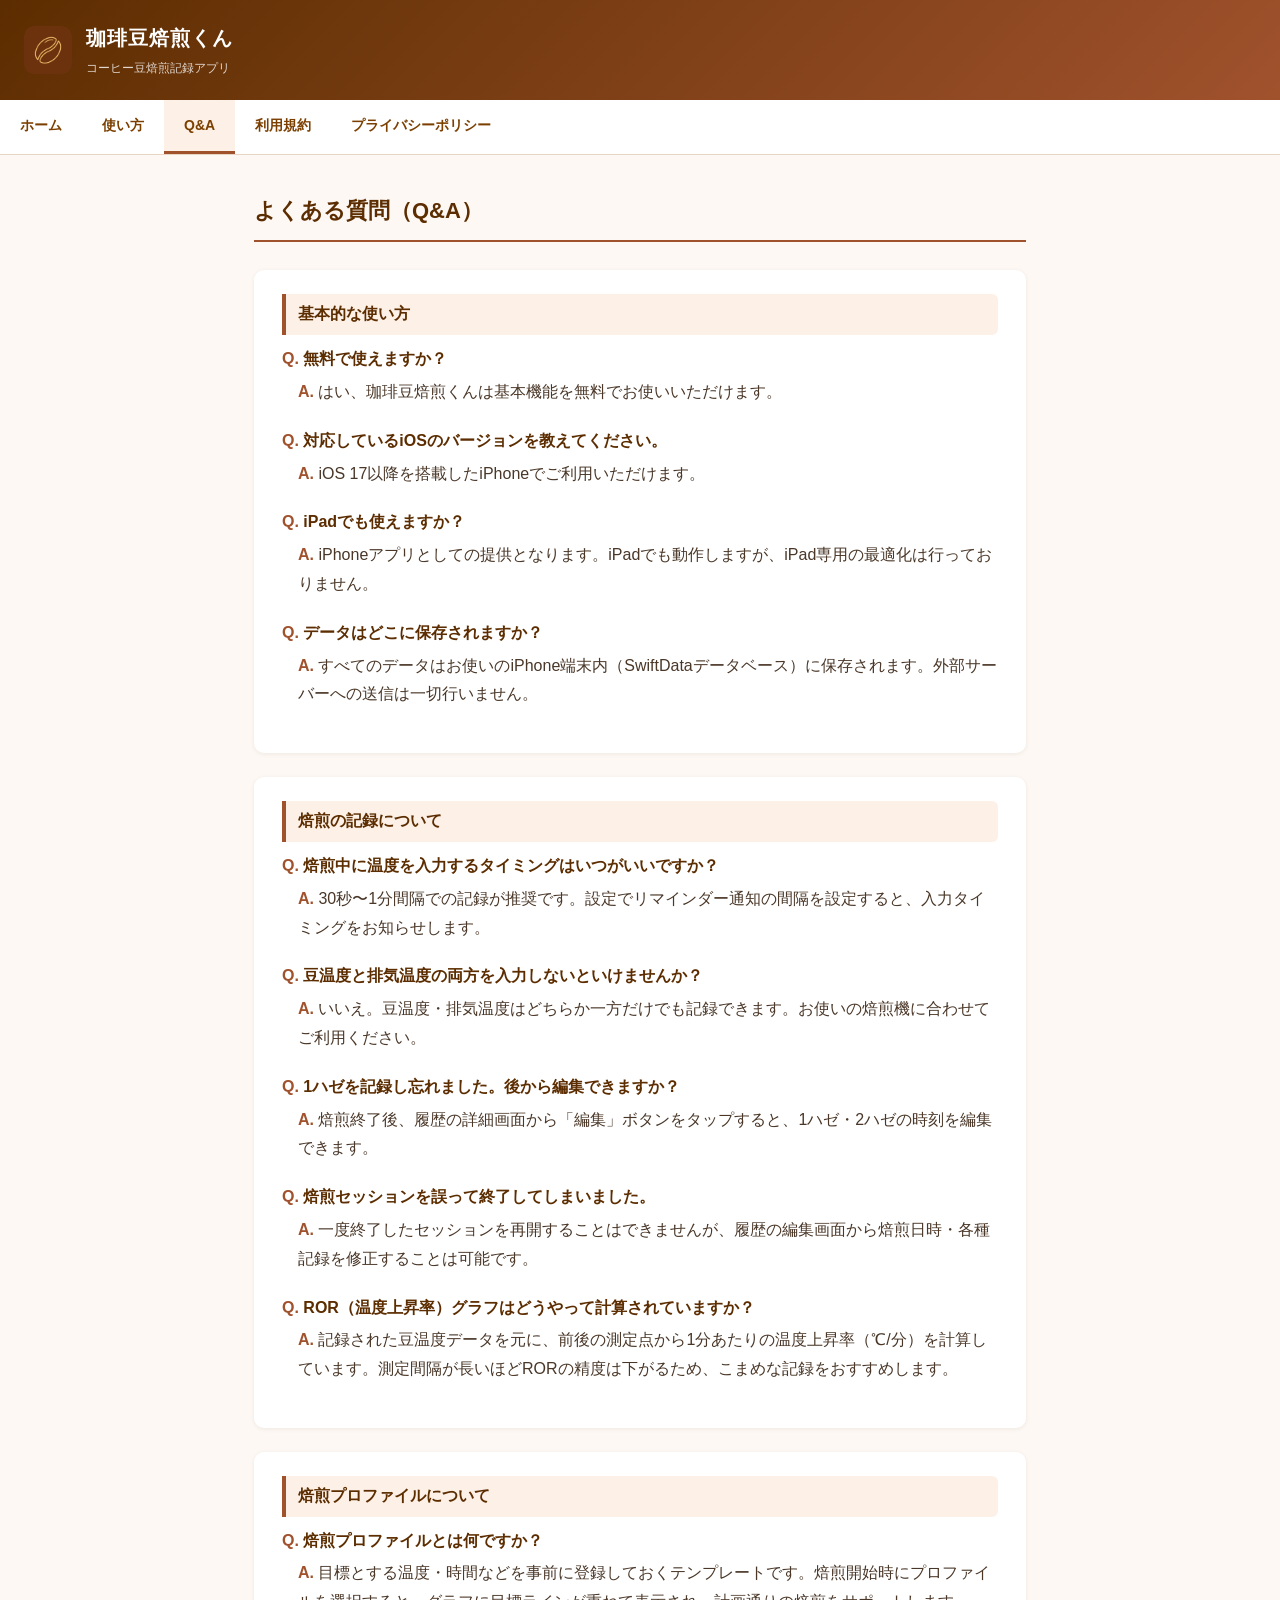
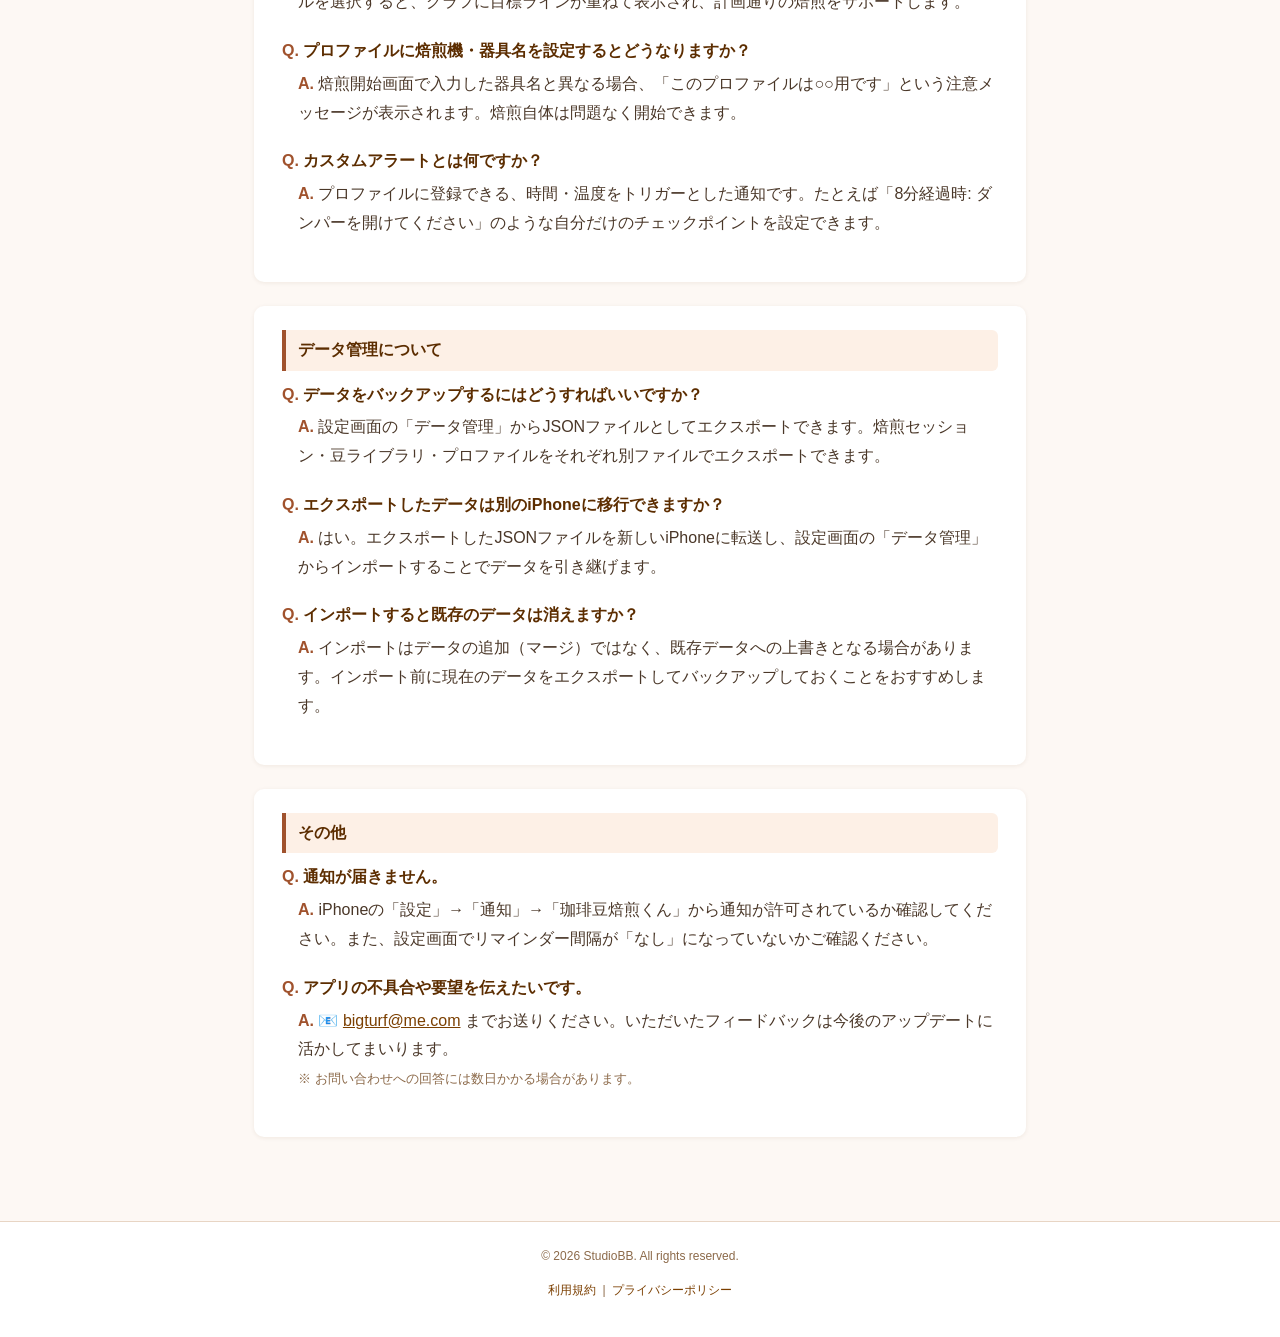
<file: qa.html>
<!DOCTYPE html>
<html lang="ja">
<head>
  <meta charset="UTF-8">
  <meta name="viewport" content="width=device-width, initial-scale=1.0">
  <title>よくある質問 - 珈琲豆焙煎くん</title>
  <meta name="description" content="珈琲豆焙煎くんに関するよくある質問と回答をまとめています。">
  <link rel="stylesheet" href="style.css">
  <link rel="icon" href="image/icon.png">
</head>
<body>

<header>
  <div class="logo"><img src="image/icon.png" alt="珈琲豆焙煎くんアイコン"></div>
  <div>
    <div class="site-title">珈琲豆焙煎くん</div>
    <div class="site-subtitle">コーヒー豆焙煎記録アプリ</div>
  </div>
</header>

<nav>
  <a href="index.html">ホーム</a>
  <a href="manual.html">使い方</a>
  <a href="qa.html" class="active">Q&amp;A</a>
  <a href="terms.html">利用規約</a>
  <a href="privacy.html">プライバシーポリシー</a>
</nav>

<div class="container">

  <h1>よくある質問（Q&amp;A）</h1>

  <!-- ========== 基本的な使い方 ========== -->
  <div class="card">
    <h2 style="margin-top: 0;">基本的な使い方</h2>

    <div class="qa-item">
      <div class="q">無料で使えますか？</div>
      <div class="a">はい、珈琲豆焙煎くんは基本機能を無料でお使いいただけます。</div>
    </div>

    <div class="qa-item">
      <div class="q">対応しているiOSのバージョンを教えてください。</div>
      <div class="a">iOS 17以降を搭載したiPhoneでご利用いただけます。</div>
    </div>

    <div class="qa-item">
      <div class="q">iPadでも使えますか？</div>
      <div class="a">iPhoneアプリとしての提供となります。iPadでも動作しますが、iPad専用の最適化は行っておりません。</div>
    </div>

    <div class="qa-item">
      <div class="q">データはどこに保存されますか？</div>
      <div class="a">すべてのデータはお使いのiPhone端末内（SwiftDataデータベース）に保存されます。外部サーバーへの送信は一切行いません。</div>
    </div>
  </div>

  <!-- ========== 焙煎記録 ========== -->
  <div class="card">
    <h2 style="margin-top: 0;">焙煎の記録について</h2>

    <div class="qa-item">
      <div class="q">焙煎中に温度を入力するタイミングはいつがいいですか？</div>
      <div class="a">30秒〜1分間隔での記録が推奨です。設定でリマインダー通知の間隔を設定すると、入力タイミングをお知らせします。</div>
    </div>

    <div class="qa-item">
      <div class="q">豆温度と排気温度の両方を入力しないといけませんか？</div>
      <div class="a">いいえ。豆温度・排気温度はどちらか一方だけでも記録できます。お使いの焙煎機に合わせてご利用ください。</div>
    </div>

    <div class="qa-item">
      <div class="q">1ハゼを記録し忘れました。後から編集できますか？</div>
      <div class="a">焙煎終了後、履歴の詳細画面から「編集」ボタンをタップすると、1ハゼ・2ハゼの時刻を編集できます。</div>
    </div>

    <div class="qa-item">
      <div class="q">焙煎セッションを誤って終了してしまいました。</div>
      <div class="a">一度終了したセッションを再開することはできませんが、履歴の編集画面から焙煎日時・各種記録を修正することは可能です。</div>
    </div>

    <div class="qa-item">
      <div class="q">ROR（温度上昇率）グラフはどうやって計算されていますか？</div>
      <div class="a">記録された豆温度データを元に、前後の測定点から1分あたりの温度上昇率（℃/分）を計算しています。測定間隔が長いほどRORの精度は下がるため、こまめな記録をおすすめします。</div>
    </div>
  </div>

  <!-- ========== プロファイル ========== -->
  <div class="card">
    <h2 style="margin-top: 0;">焙煎プロファイルについて</h2>

    <div class="qa-item">
      <div class="q">焙煎プロファイルとは何ですか？</div>
      <div class="a">目標とする温度・時間などを事前に登録しておくテンプレートです。焙煎開始時にプロファイルを選択すると、グラフに目標ラインが重ねて表示され、計画通りの焙煎をサポートします。</div>
    </div>

    <div class="qa-item">
      <div class="q">プロファイルに焙煎機・器具名を設定するとどうなりますか？</div>
      <div class="a">焙煎開始画面で入力した器具名と異なる場合、「このプロファイルは○○用です」という注意メッセージが表示されます。焙煎自体は問題なく開始できます。</div>
    </div>

    <div class="qa-item">
      <div class="q">カスタムアラートとは何ですか？</div>
      <div class="a">プロファイルに登録できる、時間・温度をトリガーとした通知です。たとえば「8分経過時: ダンパーを開けてください」のような自分だけのチェックポイントを設定できます。</div>
    </div>
  </div>

  <!-- ========== データ管理 ========== -->
  <div class="card">
    <h2 style="margin-top: 0;">データ管理について</h2>

    <div class="qa-item">
      <div class="q">データをバックアップするにはどうすればいいですか？</div>
      <div class="a">設定画面の「データ管理」からJSONファイルとしてエクスポートできます。焙煎セッション・豆ライブラリ・プロファイルをそれぞれ別ファイルでエクスポートできます。</div>
    </div>

    <div class="qa-item">
      <div class="q">エクスポートしたデータは別のiPhoneに移行できますか？</div>
      <div class="a">はい。エクスポートしたJSONファイルを新しいiPhoneに転送し、設定画面の「データ管理」からインポートすることでデータを引き継げます。</div>
    </div>

    <div class="qa-item">
      <div class="q">インポートすると既存のデータは消えますか？</div>
      <div class="a">インポートはデータの追加（マージ）ではなく、既存データへの上書きとなる場合があります。インポート前に現在のデータをエクスポートしてバックアップしておくことをおすすめします。</div>
    </div>
  </div>

  <!-- ========== その他 ========== -->
  <div class="card">
    <h2 style="margin-top: 0;">その他</h2>

    <div class="qa-item">
      <div class="q">通知が届きません。</div>
      <div class="a">iPhoneの「設定」→「通知」→「珈琲豆焙煎くん」から通知が許可されているか確認してください。また、設定画面でリマインダー間隔が「なし」になっていないかご確認ください。</div>
    </div>

    <div class="qa-item">
      <div class="q">アプリの不具合や要望を伝えたいです。</div>
      <div class="a">📧 <a href="mailto:bigturf@me.com" style="color: #7B3F00;">bigturf@me.com</a> までお送りください。いただいたフィードバックは今後のアップデートに活かしてまいります。<br><span style="color: #8c6a4a; font-size: 13px;">※ お問い合わせへの回答には数日かかる場合があります。</span></div>
    </div>
  </div>

</div>

<footer>
  <p>&copy; 2026 StudioBB. All rights reserved.</p>
  <p style="margin-top: 6px;">
    <a href="terms.html">利用規約</a> &nbsp;|&nbsp;
    <a href="privacy.html">プライバシーポリシー</a>
  </p>
</footer>

</body>
</html>
</file>
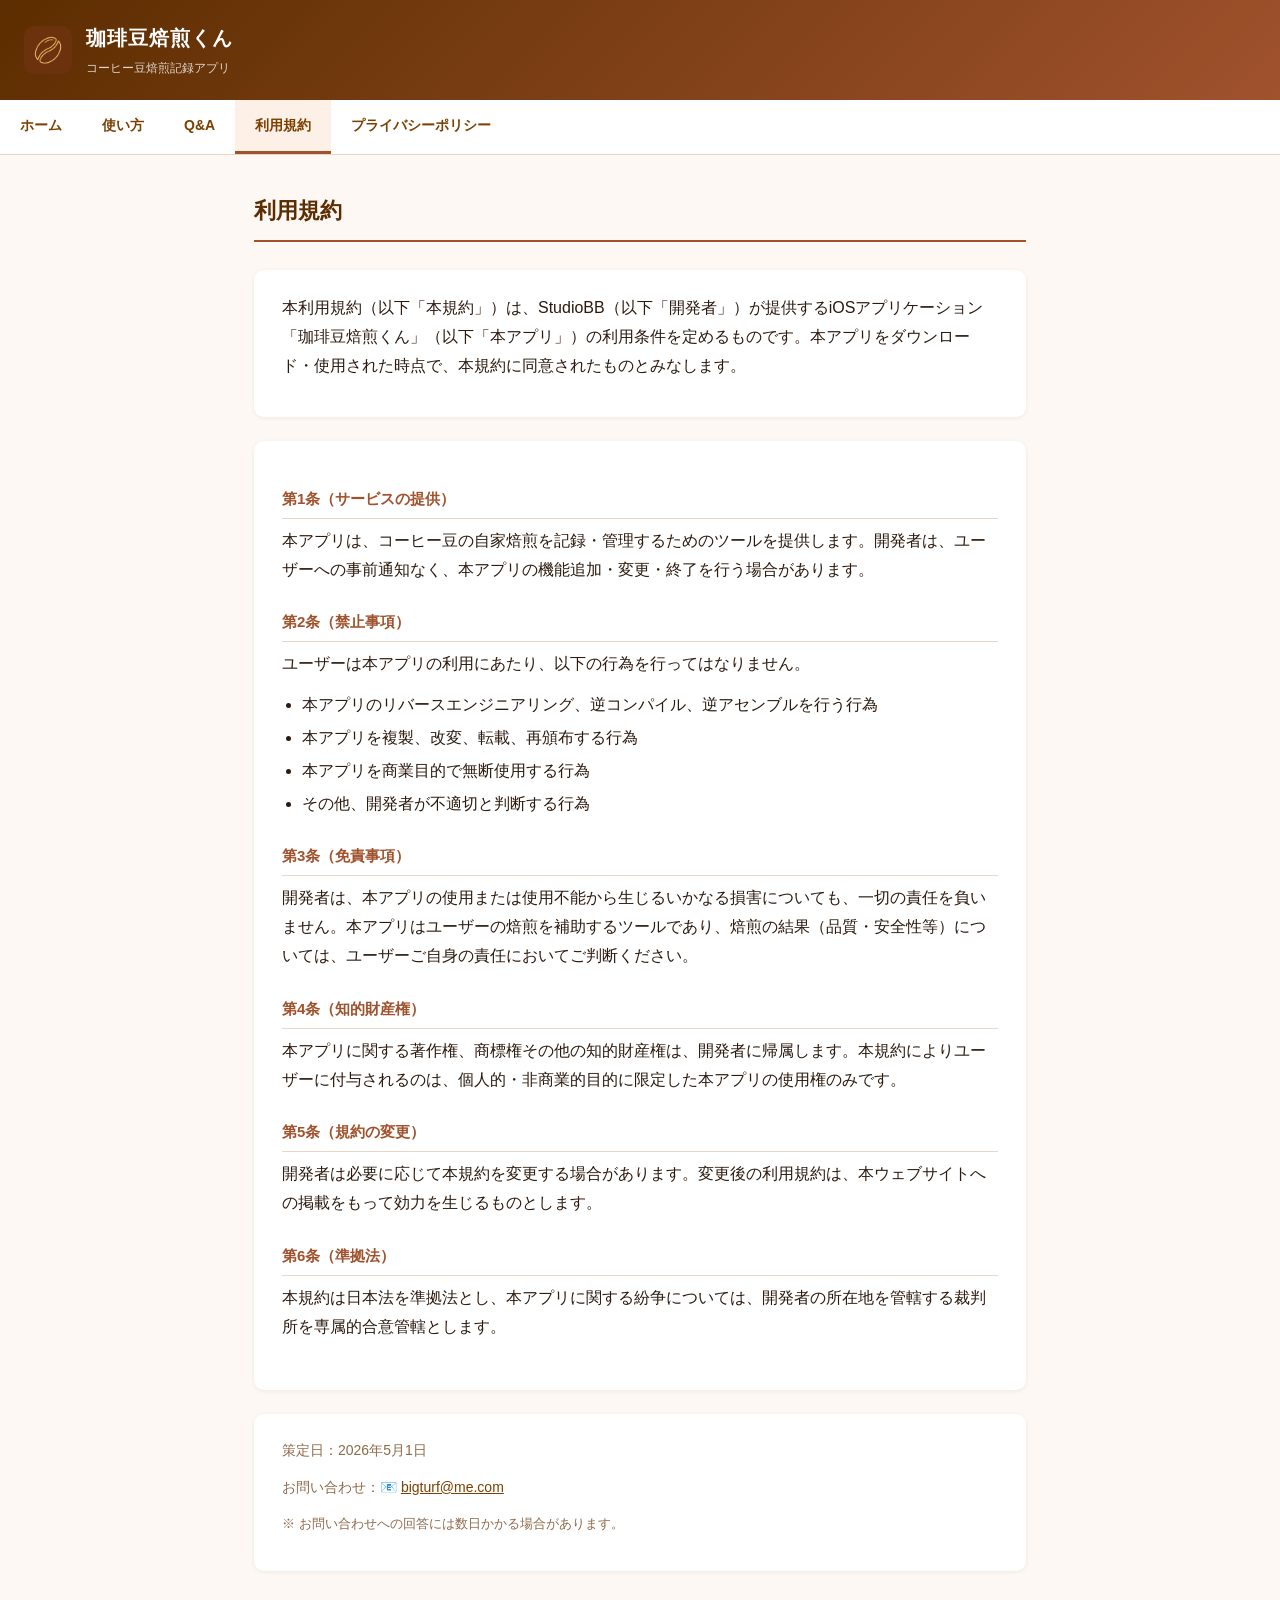
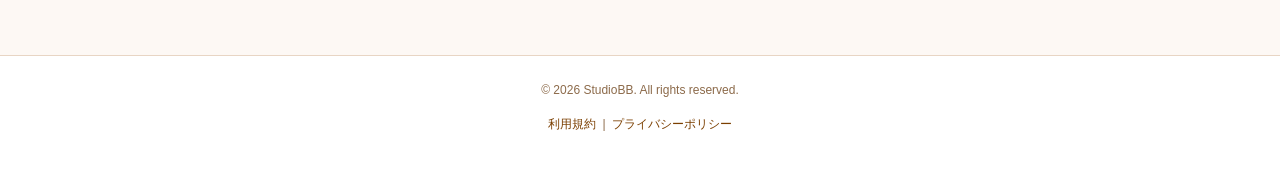
<file: terms.html>
<!DOCTYPE html>
<html lang="ja">
<head>
  <meta charset="UTF-8">
  <meta name="viewport" content="width=device-width, initial-scale=1.0">
  <title>利用規約 - 珈琲豆焙煎くん</title>
  <meta name="description" content="珈琲豆焙煎くんの利用規約です。">
  <link rel="stylesheet" href="style.css">
  <link rel="icon" href="image/icon.png">
</head>
<body>

<header>
  <div class="logo"><img src="image/icon.png" alt="珈琲豆焙煎くんアイコン"></div>
  <div>
    <div class="site-title">珈琲豆焙煎くん</div>
    <div class="site-subtitle">コーヒー豆焙煎記録アプリ</div>
  </div>
</header>

<nav>
  <a href="index.html">ホーム</a>
  <a href="manual.html">使い方</a>
  <a href="qa.html">Q&amp;A</a>
  <a href="terms.html" class="active">利用規約</a>
  <a href="privacy.html">プライバシーポリシー</a>
</nav>

<div class="container">

  <h1>利用規約</h1>

  <div class="card">
    <p>本利用規約（以下「本規約」）は、StudioBB（以下「開発者」）が提供するiOSアプリケーション「珈琲豆焙煎くん」（以下「本アプリ」）の利用条件を定めるものです。本アプリをダウンロード・使用された時点で、本規約に同意されたものとみなします。</p>
  </div>

  <div class="card">
    <div class="legal-section">
      <h3>第1条（サービスの提供）</h3>
      <p>本アプリは、コーヒー豆の自家焙煎を記録・管理するためのツールを提供します。開発者は、ユーザーへの事前通知なく、本アプリの機能追加・変更・終了を行う場合があります。</p>
    </div>

    <div class="legal-section">
      <h3>第2条（禁止事項）</h3>
      <p>ユーザーは本アプリの利用にあたり、以下の行為を行ってはなりません。</p>
      <ul>
        <li>本アプリのリバースエンジニアリング、逆コンパイル、逆アセンブルを行う行為</li>
        <li>本アプリを複製、改変、転載、再頒布する行為</li>
        <li>本アプリを商業目的で無断使用する行為</li>
        <li>その他、開発者が不適切と判断する行為</li>
      </ul>
    </div>

    <div class="legal-section">
      <h3>第3条（免責事項）</h3>
      <p>開発者は、本アプリの使用または使用不能から生じるいかなる損害についても、一切の責任を負いません。本アプリはユーザーの焙煎を補助するツールであり、焙煎の結果（品質・安全性等）については、ユーザーご自身の責任においてご判断ください。</p>
    </div>

    <div class="legal-section">
      <h3>第4条（知的財産権）</h3>
      <p>本アプリに関する著作権、商標権その他の知的財産権は、開発者に帰属します。本規約によりユーザーに付与されるのは、個人的・非商業的目的に限定した本アプリの使用権のみです。</p>
    </div>

    <div class="legal-section">
      <h3>第5条（規約の変更）</h3>
      <p>開発者は必要に応じて本規約を変更する場合があります。変更後の利用規約は、本ウェブサイトへの掲載をもって効力を生じるものとします。</p>
    </div>

    <div class="legal-section">
      <h3>第6条（準拠法）</h3>
      <p>本規約は日本法を準拠法とし、本アプリに関する紛争については、開発者の所在地を管轄する裁判所を専属的合意管轄とします。</p>
    </div>
  </div>

  <div class="card">
    <p style="color: #8c6a4a; font-size: 14px;">策定日：2026年5月1日</p>
    <p style="color: #8c6a4a; font-size: 14px;">お問い合わせ：📧 <a href="mailto:bigturf@me.com" style="color: #7B3F00;">bigturf@me.com</a></p>
    <p style="color: #8c6a4a; font-size: 13px;">※ お問い合わせへの回答には数日かかる場合があります。</p>
  </div>

</div>

<footer>
  <p>&copy; 2026 StudioBB. All rights reserved.</p>
  <p style="margin-top: 6px;">
    <a href="terms.html">利用規約</a> &nbsp;|&nbsp;
    <a href="privacy.html">プライバシーポリシー</a>
  </p>
</footer>

</body>
</html>
</file>
<file: style.css>
/* 珈琲豆焙煎くん - 共通スタイル */
* { box-sizing: border-box; margin: 0; padding: 0; }

body {
  font-family: "Hiragino Sans", "Hiragino Kaku Gothic ProN", "Noto Sans JP", sans-serif;
  background: #fdf8f4;
  color: #2c1a0e;
  line-height: 1.8;
}

header {
  background: linear-gradient(135deg, #5C2D00, #A0522D);
  color: #fff;
  padding: 20px 24px;
  display: flex;
  align-items: center;
  gap: 14px;
}
header .logo { line-height: 0; }
header .logo img { width: 48px; height: 48px; border-radius: 10px; }
header .site-title { font-size: 20px; font-weight: 700; letter-spacing: .05em; }
header .site-subtitle { font-size: 12px; opacity: .8; margin-top: 2px; }

nav {
  background: #fff;
  border-bottom: 1px solid #e8d5c4;
  display: flex;
  flex-wrap: wrap;
  gap: 0;
}
nav a {
  display: block;
  padding: 13px 20px;
  text-decoration: none;
  color: #7B3F00;
  font-size: 14px;
  font-weight: 600;
  border-bottom: 3px solid transparent;
  transition: border-color .2s, background .2s;
}
nav a:hover, nav a.active {
  border-bottom-color: #A0522D;
  background: #fdf0e6;
}

.container { max-width: 820px; margin: 0 auto; padding: 36px 24px 60px; }

h1 { font-size: 22px; font-weight: 700; margin-bottom: 28px; padding-bottom: 10px;
     border-bottom: 2px solid #A0522D; color: #5C2D00; }
h2 { font-size: 16px; font-weight: 700; margin: 32px 0 10px;
     padding: 6px 12px; background: #fdf0e6; border-left: 4px solid #A0522D;
     color: #5C2D00; border-radius: 0 6px 6px 0; }
h3 { font-size: 15px; font-weight: 700; margin: 20px 0 8px; color: #A0522D; }

p { margin-bottom: 12px; }
ul, ol { margin: 8px 0 12px 20px; }
li { margin-bottom: 4px; }

.card {
  background: #fff;
  border-radius: 10px;
  padding: 24px 28px;
  margin-bottom: 24px;
  box-shadow: 0 1px 4px rgba(92,45,0,.08);
}

.badge {
  display: inline-block;
  background: #7B3F00;
  color: #fff;
  font-size: 11px;
  font-weight: 700;
  padding: 2px 8px;
  border-radius: 20px;
  margin-right: 6px;
  vertical-align: middle;
}

.qa-item { margin-bottom: 20px; }
.qa-item .q { font-weight: 700; color: #5C2D00; margin-bottom: 4px; }
.qa-item .q::before { content: "Q. "; color: #A0522D; }
.qa-item .a { color: #4a3728; padding-left: 16px; }
.qa-item .a::before { content: "A. "; color: #A0522D; font-weight: 700; }

.legal-section { margin-bottom: 24px; }
.legal-section h3 { border-bottom: 1px solid #e8d5c4; padding-bottom: 6px; }

footer {
  text-align: center;
  padding: 24px;
  color: #8c6a4a;
  font-size: 12px;
  border-top: 1px solid #e8d5c4;
  background: #fff;
}
footer a { color: #7B3F00; text-decoration: none; }

.hero {
  background: linear-gradient(135deg, #7B3F00 0%, #A0522D 50%, #C1713A 100%);
  color: #fff;
  border-radius: 12px;
  padding: 40px 32px;
  margin-bottom: 32px;
  text-align: center;
}
.hero .icon { margin-bottom: 16px; line-height: 0; }
.hero .icon img { width: 80px; height: 80px; border-radius: 18px; box-shadow: 0 4px 16px rgba(0,0,0,.25); }
.hero h2 { font-size: 24px; margin-bottom: 8px; background: none; border: none;
           padding: 0; color: #fff; border-radius: 0; }
.hero p { opacity: .9; font-size: 15px; margin-bottom: 0; }

.link-grid {
  display: grid;
  grid-template-columns: repeat(auto-fit, minmax(180px, 1fr));
  gap: 14px;
  margin-top: 12px;
}
.link-card {
  background: #fff;
  border: 1px solid #e8d5c4;
  border-radius: 10px;
  padding: 20px 16px;
  text-align: center;
  text-decoration: none;
  color: #2c1a0e;
  transition: box-shadow .2s, transform .2s;
  display: block;
}
.link-card:hover { box-shadow: 0 4px 12px rgba(160,82,45,.2); transform: translateY(-2px); }
.link-card .icon { font-size: 28px; margin-bottom: 8px; }
.link-card .label { font-size: 13px; font-weight: 700; color: #7B3F00; }

.feature-grid {
  display: grid;
  grid-template-columns: repeat(auto-fit, minmax(220px, 1fr));
  gap: 16px;
  margin-top: 16px;
}
.feature-card {
  background: #fff;
  border-radius: 10px;
  padding: 20px 18px;
  box-shadow: 0 1px 4px rgba(92,45,0,.08);
  border-top: 3px solid #A0522D;
}
.feature-card .f-icon { font-size: 26px; margin-bottom: 10px; }
.feature-card h3 { font-size: 14px; margin: 0 0 6px; }
.feature-card p { font-size: 13px; color: #6b4c35; margin: 0; }

.step-list { counter-reset: step; list-style: none; margin: 0; padding: 0; }
.step-list li {
  counter-increment: step;
  padding: 12px 16px 12px 56px;
  position: relative;
  margin-bottom: 8px;
  background: #fff;
  border-radius: 8px;
  box-shadow: 0 1px 3px rgba(92,45,0,.06);
}
.step-list li::before {
  content: counter(step);
  position: absolute;
  left: 16px;
  top: 50%;
  transform: translateY(-50%);
  width: 28px; height: 28px;
  background: #A0522D;
  color: #fff;
  border-radius: 50%;
  display: flex;
  align-items: center;
  justify-content: center;
  font-size: 13px;
  font-weight: 700;
}

.roast-table { width: 100%; border-collapse: collapse; font-size: 14px; }
.roast-table th { background: #7B3F00; color: #fff; padding: 8px 12px; text-align: left; }
.roast-table td { padding: 8px 12px; border-bottom: 1px solid #e8d5c4; }
.roast-table tr:nth-child(even) td { background: #fdf8f4; }

@media (max-width: 600px) {
  header { padding: 16px; }
  .container { padding: 24px 16px 48px; }
  .card { padding: 18px 16px; }
  nav a { padding: 10px 14px; font-size: 13px; }
  .hero { padding: 28px 20px; }
}
</file>
